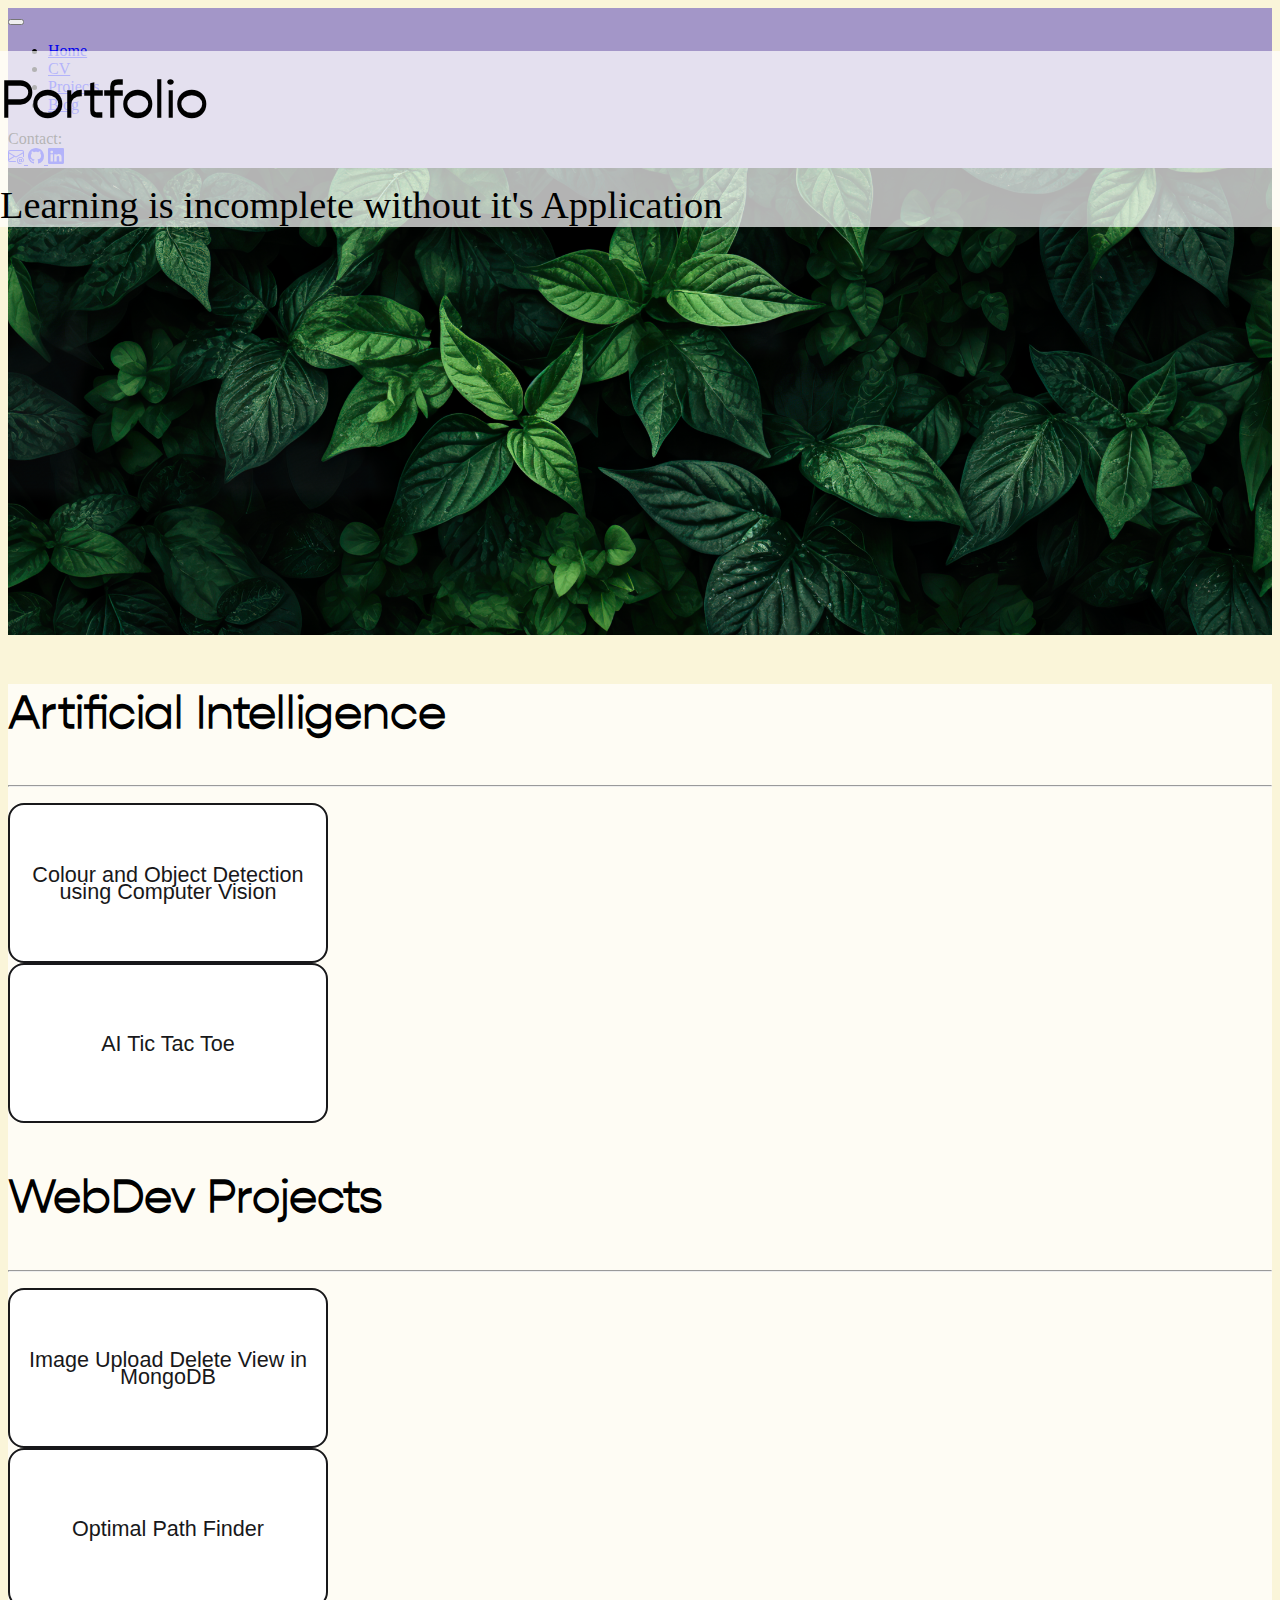
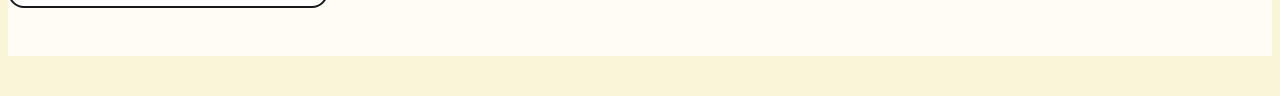
<file: project.html>
<!DOCTYPE html>
<html lang="en">
<head>
    <meta charset="UTF-8">
    <link href="https://cdn.jsdelivr.net/npm/bootstrap@5.3.1/dist/css/bootstrap.min.css" rel="stylesheet" integrity="sha384-4bw+/aepP/YC94hEpVNVgiZdgIC5+VKNBQNGCHeKRQN+PtmoHDEXuppvnDJzQIu9" crossorigin="anonymous">

    <meta name="viewport" content="width=device-width, initial-scale=1.0">
    <title>Naziya</title>
    <style>
        .header{
            padding-right: 0; 
            padding-left: 0;
        }
        .rowoverlay{
            position: absolute;
            top:0;
            left:0;
            z-index:1;
            bottom:0;
            right:0;
            height:100%;
        }
        @font-face {
            font-family: "Aloevera";
            src: url("/font/Gopher-Light.ttf");
        }

        .button-57 {
            border-radius: 1rem;
            width: 20rem;
            height: 10rem;
            position: relative;
            overflow: hidden;
            border: 2px solid #18181a;
            color: #18181a;
            display: inline-block;
            font-size: 2.4vh;
            line-height: 17px;
            padding: 9px 9px 9px;
            text-decoration: none;
            cursor: pointer;
            background: #fff;
            user-select: none;
            -webkit-user-select: none;
            touch-action: manipulation;
            }

            .button-57 span:first-child {
            position: relative;
            transition: color 600ms cubic-bezier(0.48, 0, 0.12, 1);
            z-index: 10;
            }

            .button-57 span:last-child {
            color: white;
            display: block;
            position: absolute;
            bottom: 0;
            transition: all 500ms cubic-bezier(0.48, 0, 0.12, 1);
            z-index: 100;
            opacity: 0;
            top: 35%;
            left: 50%;
            transform: translateY(225%) translateX(-50%);
            height: 19px;
            line-height: 16px;
            }

            .button-57:after {
            content: "";
            position: absolute;
            bottom: -50%;
            left: 0;
            width: 100%;
            height: 100%;
            background-color: black;
            transform-origin: bottom center;
            transition: transform 600ms cubic-bezier(0.48, 0, 0.12, 1);
            transform: skewY(9.3deg) scaleY(0);
            z-index: 50;
            }

            .button-57:hover:after {
            transform-origin: bottom center;
            transform: skewY(9.3deg) scaleY(2);
            }

            .button-57:hover span:last-child {
            transform: translateX(-50%) translateY(-100%);
            opacity: 1;
            transition: all 900ms cubic-bezier(0.48, 0, 0.12, 1);
            }
       
       
        
    </style>
</head>
<body  style="background-color: #faf5d9;">

    <div class="container-fluid">
    <!-- Navbar -->
        <nav class="navbar navbar-expand-lg navbar-light  fixed-top" style="background-color: #a396c8">
            <!-- Container wrapper -->
            <div class="container-fluid">
            <!-- Toggle button -->
            <button
                class="navbar-toggler"
                type="button"
                data-mdb-toggle="collapse"
                data-mdb-target="#navbarSupportedContent"
                aria-controls="navbarSupportedContent"
                aria-expanded="false"
                aria-label="Toggle navigation"
            >
                <i class="fas fa-bars"></i>
            </button>
        
            <!-- Collapsible wrapper -->
            <div class="collapse navbar-collapse" id="navbarSupportedContent">
                <!-- Navbar brand -->
                
                <!-- Left links -->
                <ul class="navbar-nav me-auto mb-2 mb-lg-0">
                <li class="nav-item">
                    <a class="nav-link" href="index.html">Home</a>
                </li>
                <li class="nav-item">
                    <a class="nav-link" href="https://drive.google.com/file/d/1Bdv_7IXRhrxUqO6Sh0ZeJpegFmcrJ5hI/view?usp=sharing">CV</a>
                </li>
                <li class="nav-item">
                    <a class="nav-link" href="project.html">Projects</a>
                </li>
                <li class="nav-item">
                    <a class="nav-link" href="https://medium.com/@naziyamahimkar13">Blog</a>
                </li>
                </ul>
                <!-- Left links -->
            </div>
            <!-- Collapsible wrapper -->
        
            <!-- Right elements -->
            <div class="d-flex align-items-center">
                <!-- Icon -->
                <div class="text-reset me-3">Contact:</div>
                <a class="text-reset me-3" href="mailto: naziyamahimkar13@gmail.com">
                    <svg xmlns="http://www.w3.org/2000/svg" width="16" height="16" fill="currentColor" class="bi bi-envelope-at" viewBox="0 0 16 16" >
                        <path d="M2 2a2 2 0 0 0-2 2v8.01A2 2 0 0 0 2 14h5.5a.5.5 0 0 0 0-1H2a1 1 0 0 1-.966-.741l5.64-3.471L8 9.583l7-4.2V8.5a.5.5 0 0 0 1 0V4a2 2 0 0 0-2-2H2Zm3.708 6.208L1 11.105V5.383l4.708 2.825ZM1 4.217V4a1 1 0 0 1 1-1h12a1 1 0 0 1 1 1v.217l-7 4.2-7-4.2Z"/>
                        <path d="M14.247 14.269c1.01 0 1.587-.857 1.587-2.025v-.21C15.834 10.43 14.64 9 12.52 9h-.035C10.42 9 9 10.36 9 12.432v.214C9 14.82 10.438 16 12.358 16h.044c.594 0 1.018-.074 1.237-.175v-.73c-.245.11-.673.18-1.18.18h-.044c-1.334 0-2.571-.788-2.571-2.655v-.157c0-1.657 1.058-2.724 2.64-2.724h.04c1.535 0 2.484 1.05 2.484 2.326v.118c0 .975-.324 1.39-.639 1.39-.232 0-.41-.148-.41-.42v-2.19h-.906v.569h-.03c-.084-.298-.368-.63-.954-.63-.778 0-1.259.555-1.259 1.4v.528c0 .892.49 1.434 1.26 1.434.471 0 .896-.227 1.014-.643h.043c.118.42.617.648 1.12.648Zm-2.453-1.588v-.227c0-.546.227-.791.573-.791.297 0 .572.192.572.708v.367c0 .573-.253.744-.564.744-.354 0-.581-.215-.581-.8Z"/>
                    </svg>
                </a>
                <a class="text-reset me-3" href="https://github.com/naziya-19">
                    <svg xmlns="http://www.w3.org/2000/svg" width="16" height="16" fill="currentColor" class="bi bi-github" viewBox="0 0 16 16">
                        <path d="M8 0C3.58 0 0 3.58 0 8c0 3.54 2.29 6.53 5.47 7.59.4.07.55-.17.55-.38 0-.19-.01-.82-.01-1.49-2.01.37-2.53-.49-2.69-.94-.09-.23-.48-.94-.82-1.13-.28-.15-.68-.52-.01-.53.63-.01 1.08.58 1.23.82.72 1.21 1.87.87 2.33.66.07-.52.28-.87.51-1.07-1.78-.2-3.64-.89-3.64-3.95 0-.87.31-1.59.82-2.15-.08-.2-.36-1.02.08-2.12 0 0 .67-.21 2.2.82.64-.18 1.32-.27 2-.27.68 0 1.36.09 2 .27 1.53-1.04 2.2-.82 2.2-.82.44 1.1.16 1.92.08 2.12.51.56.82 1.27.82 2.15 0 3.07-1.87 3.75-3.65 3.95.29.25.54.73.54 1.48 0 1.07-.01 1.93-.01 2.2 0 .21.15.46.55.38A8.012 8.012 0 0 0 16 8c0-4.42-3.58-8-8-8z"/>
                    </svg>
                </a>
                <a class="text-reset me-3" href="https://www.linkedin.com/in/naziya-mahimkar-29526122a/">
                    <svg xmlns="http://www.w3.org/2000/svg" width="16" height="16" fill="currentColor" class="bi bi-linkedin" viewBox="0 0 16 16">
                        <path d="M0 1.146C0 .513.526 0 1.175 0h13.65C15.474 0 16 .513 16 1.146v13.708c0 .633-.526 1.146-1.175 1.146H1.175C.526 16 0 15.487 0 14.854V1.146zm4.943 12.248V6.169H2.542v7.225h2.401zm-1.2-8.212c.837 0 1.358-.554 1.358-1.248-.015-.709-.52-1.248-1.342-1.248-.822 0-1.359.54-1.359 1.248 0 .694.521 1.248 1.327 1.248h.016zm4.908 8.212V9.359c0-.216.016-.432.08-.586.173-.431.568-.878 1.232-.878.869 0 1.216.662 1.216 1.634v3.865h2.401V9.25c0-2.22-1.184-3.252-2.764-3.252-1.274 0-1.845.7-2.165 1.193v.025h-.016a5.54 5.54 0 0 1 .016-.025V6.169h-2.4c.03.678 0 7.225 0 7.225h2.4z"/>
                    </svg>
                </a>
            <!-- Right elements -->
            </div>
            <!-- Container wrapper -->
        </nav>
        <!-- Navbar -->


        <div class="container-fluid header">
            <div class="row justify-content-md-center ">
                <div class="col-lg-10 d-flex justify-content-md-center col-sm-12">
                    <img src="images\desk-2.png" alt="deskstop" style="max-width: 100%; margin: auto;">
                </div>
            </div>
        </div>

        <div class="container-fluid rowoverlay header ">
            <div class="row justify-content-md-center me-auto ms-auto p-1 rounded header d-flex flex-row" style="background-color: #fff;
            background-color: rgba(255,255,255,0.7); ">
                <div class="col-sm-7 col-xs-7 p-3 m-4 d-flex">
                    <div class="text-start " >
                        <p  style="font-family:'Aloevera';  font-size: 4vw; font-weight: 600; padding-top: 1rem;">
                            Portfolio <br><p style="font-size: 3vw;">
                            Learning is incomplete without it's Application
                        </p>
                        </p>
                    </div>
                </div>
            </div>
        </div>

        <div class="container header" style="padding-bottom: 2rem;">
            <div class="container justify-content-md-center me-auto ms-auto p-1 rounded header " style="background-color: #fff;
            background-color: rgba(255,255,255,0.7);">

                <div class="row p-5 ">
                    <div class="text-start p-4 ">
                        <p  style="font-family:'Aloevera';  font-size: 3.5vw; font-weight: 600;">
                            Artificial Intelligence<br><hr> 
                        </p>
                        <div class="container">
                            <div class="row justify-content-md-start">
                                <div class="col-lg-4 col-md-6 col-sm-12 justify-content-center ">
                                    <a href="https://github.com/naziya-19/Colour-and-Object-Detection">
                                        <button class="button-57" role="button"><span class="text">Colour and Object Detection using Computer Vision</span><span>"AI-powered program identifying colors and common objects in images and real time"</span></button>
                                    </a>
                                </div>
                                <div class="col-lg-4 col-md-6 col-sm-12 justify-content-center ">
                                    <a href="https://github.com/naziya-19/AI-Tic-Tac-Toe">
                                        <button class="button-57" role="button"><span class="text">AI Tic Tac Toe</span><span>"AI in Tic Tac Toe Game using Minimax Algorithm"</span></button>
                                    </a>
                                </div>
                                
                            </div>
                            
                        </div>
                    </div>
                </div>

                <div class="row px-5 " style="padding-bottom: 3rem;">
                    <div class="text-start px-4 ">
                        <p  style="font-family:'Aloevera';  font-size: 3.5vw; font-weight: 600;">
                            WebDev Projects<br><hr> 
                        </p>
                        <div class="container">
                            <div class="row justify-content-md-start">
                                <div class="col-lg-4 col-md-6 col-sm-12 justify-content-md-center">
                                    <a href="https://github.com/naziya-19/image-upload-delete-view-in-mongon">
                                        <button class="button-57" role="button"><span class="text">Image Upload Delete View in MongoDB</span><span>"A file upload, delete and view app using MongoDB, Express, nodeJS"</span></button>
                                    </a>
                                </div>
                                <div class="col-lg-4 col-md-6 col-sm-12 justify-content-md-center">
                                    <a href="https://github.com/naziya-19/optimal-path-finder">
                                        <button class="button-57" role="button"><span class="text">Optimal Path Finder</span><span>"Uses Travelling Salesman Problem Algorithm to give optimal path for last mile dilivery and various purpose."</span></button>
                                    </a>
                                </div>
                                
                            </div>
                            
                        </div>
                    </div>
                </div>

            </div>
        
        </div>
    </div>
    
    <script src="https://cdn.jsdelivr.net/npm/bootstrap@5.3.1/dist/js/bootstrap.bundle.min.js" integrity="sha384-HwwvtgBNo3bZJJLYd8oVXjrBZt8cqVSpeBNS5n7C8IVInixGAoxmnlMuBnhbgrkm" crossorigin="anonymous"></script>
</body>
</html>
</file>
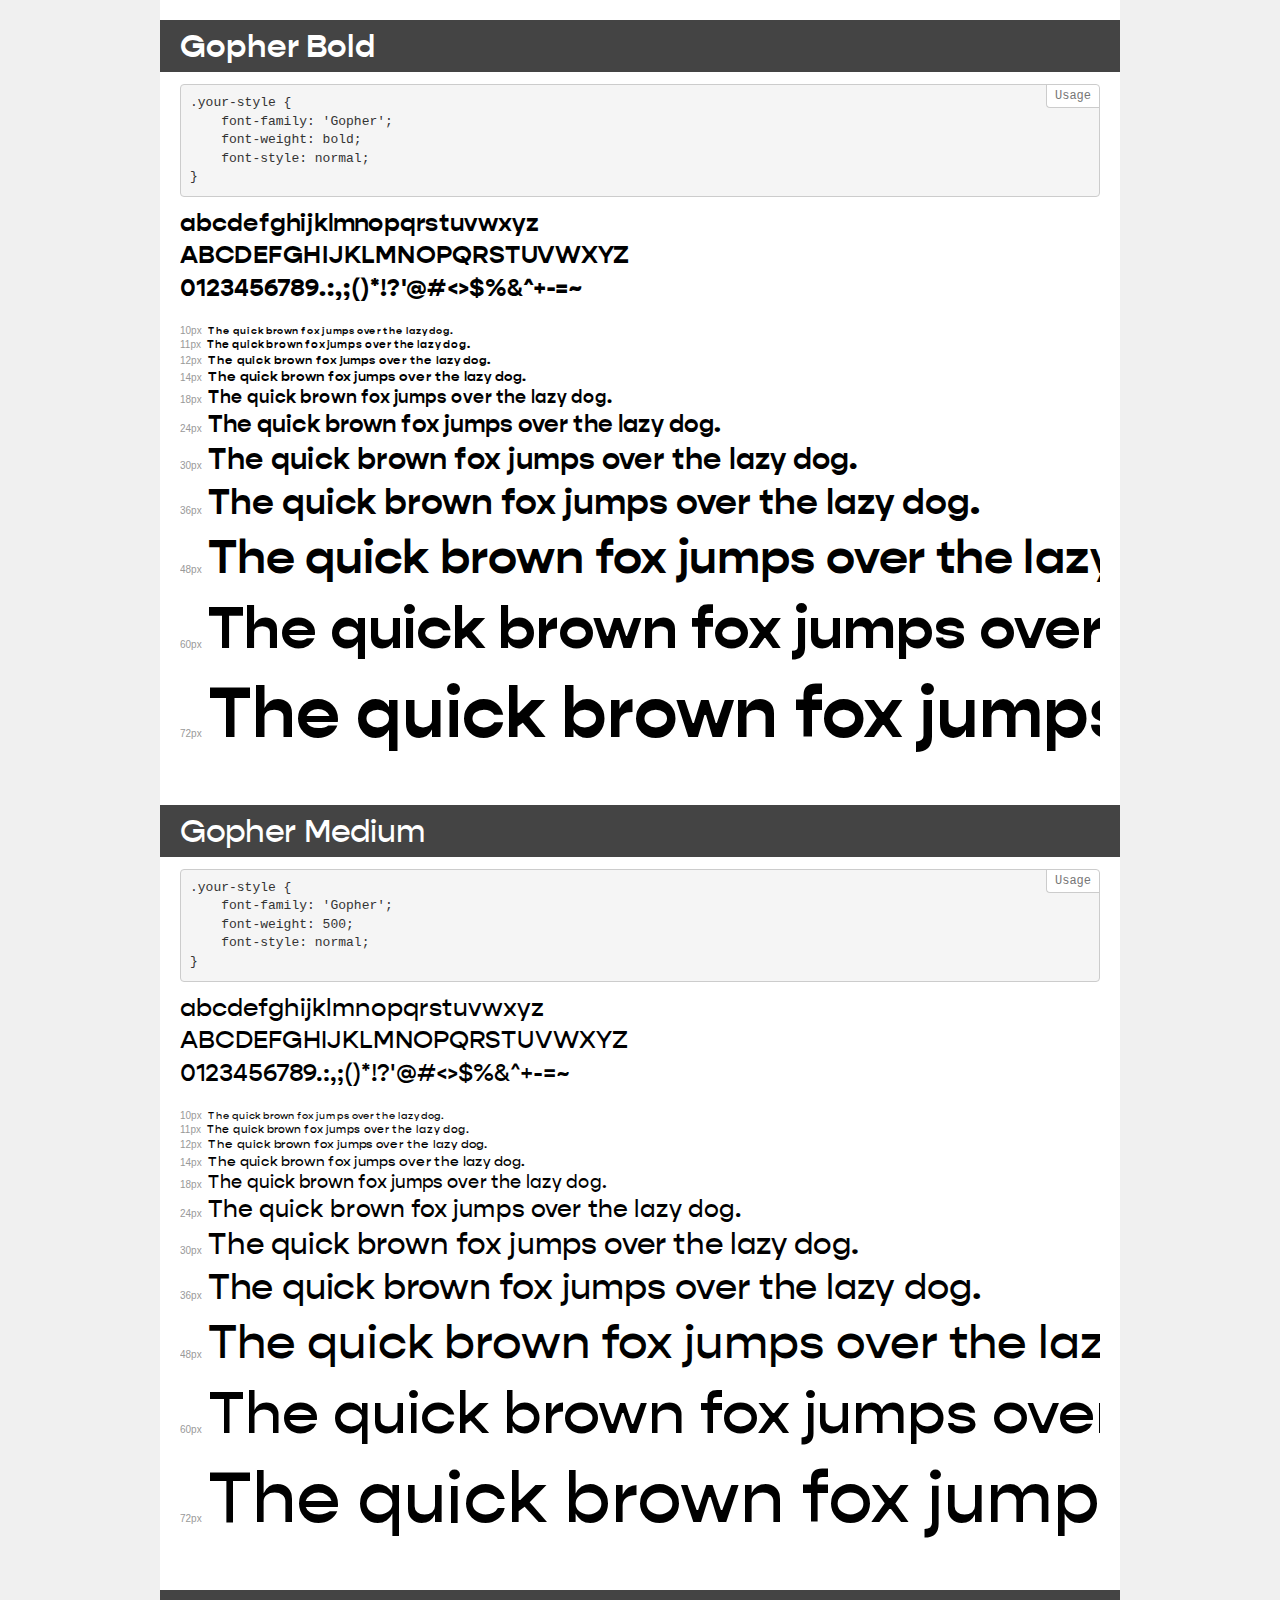
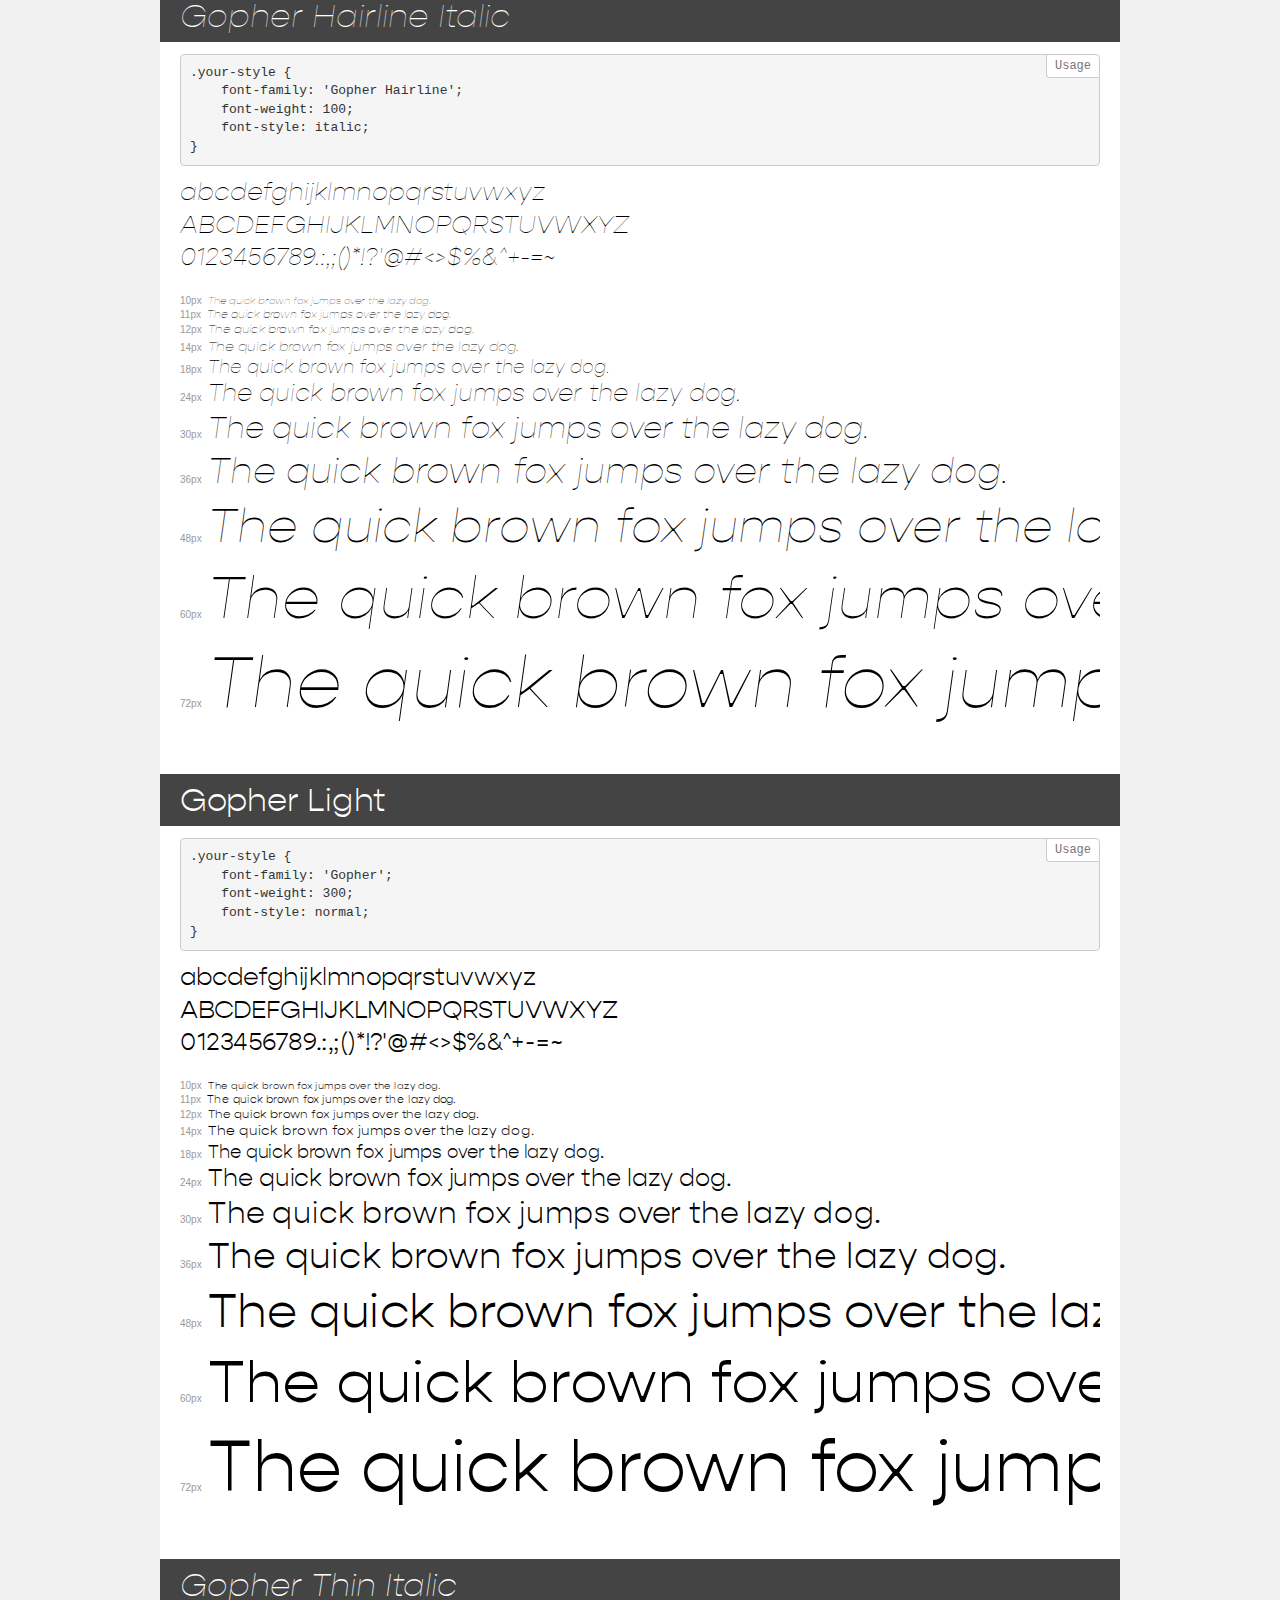
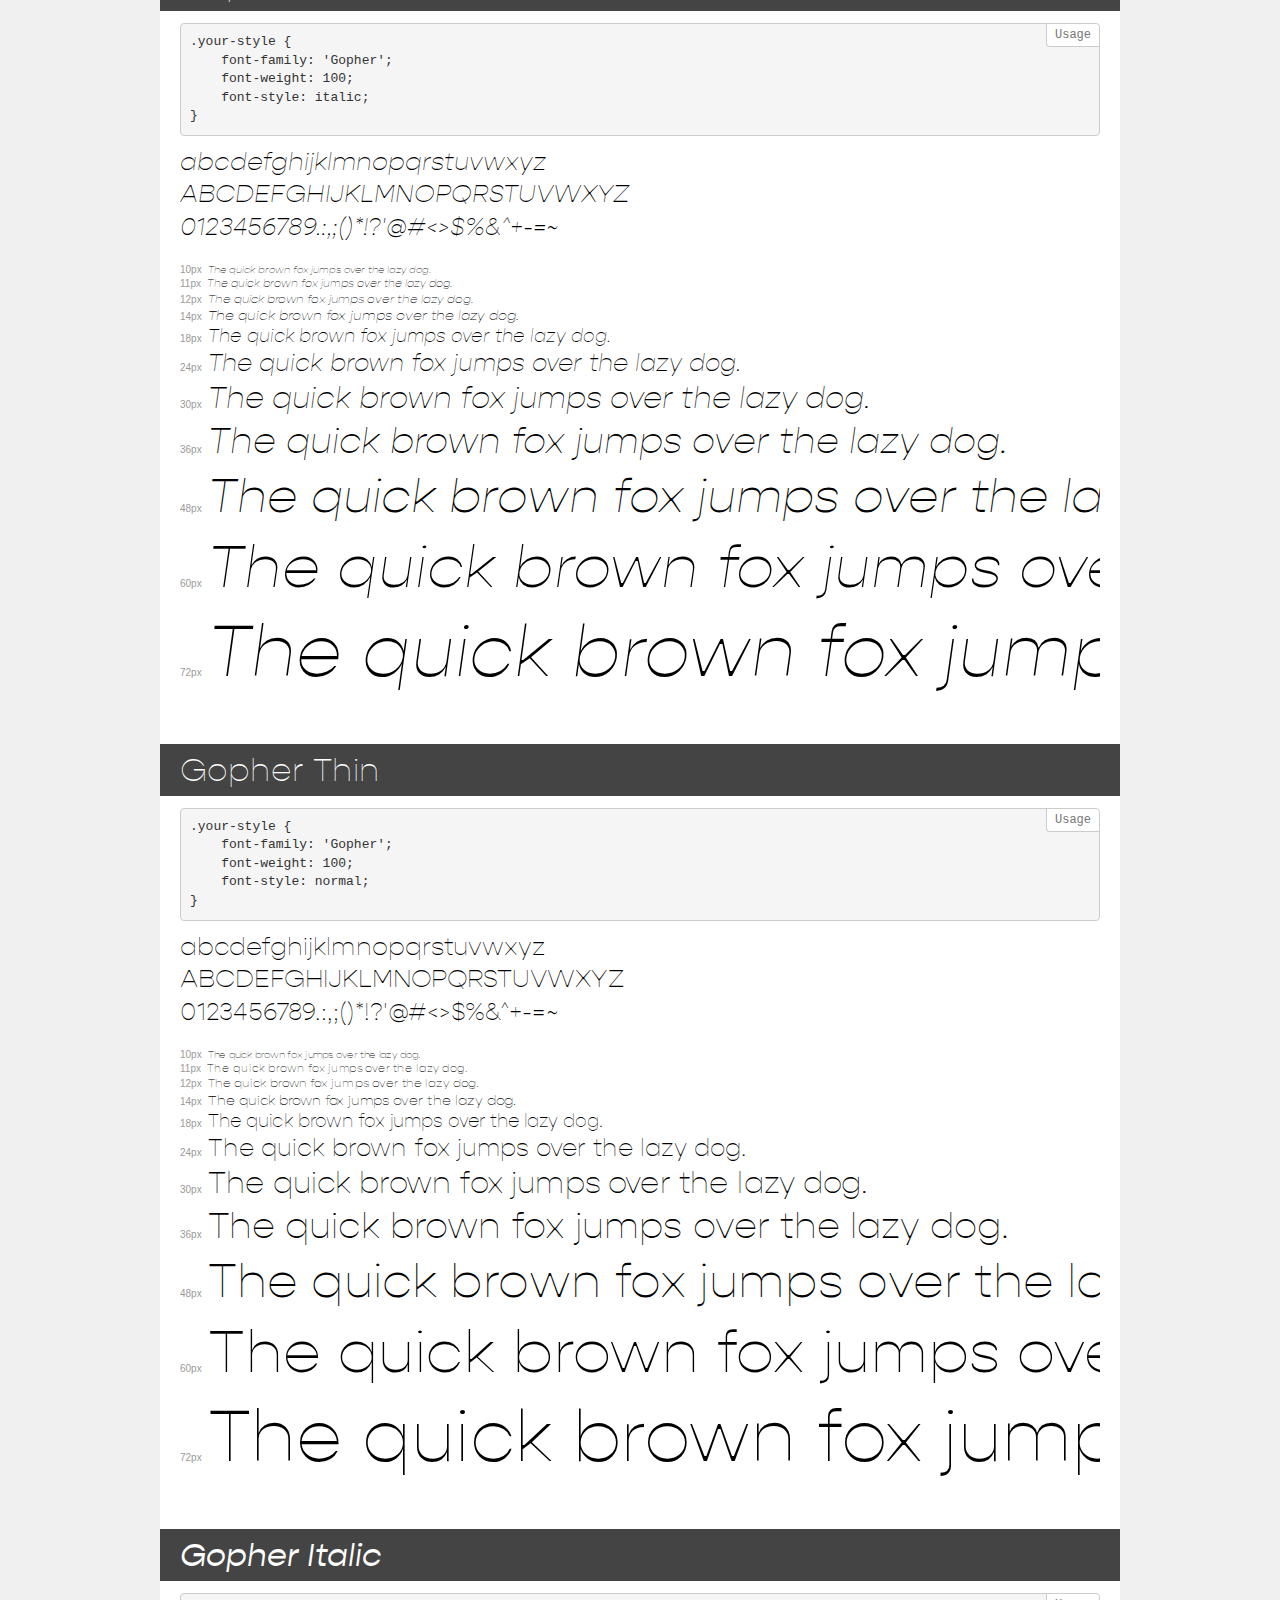
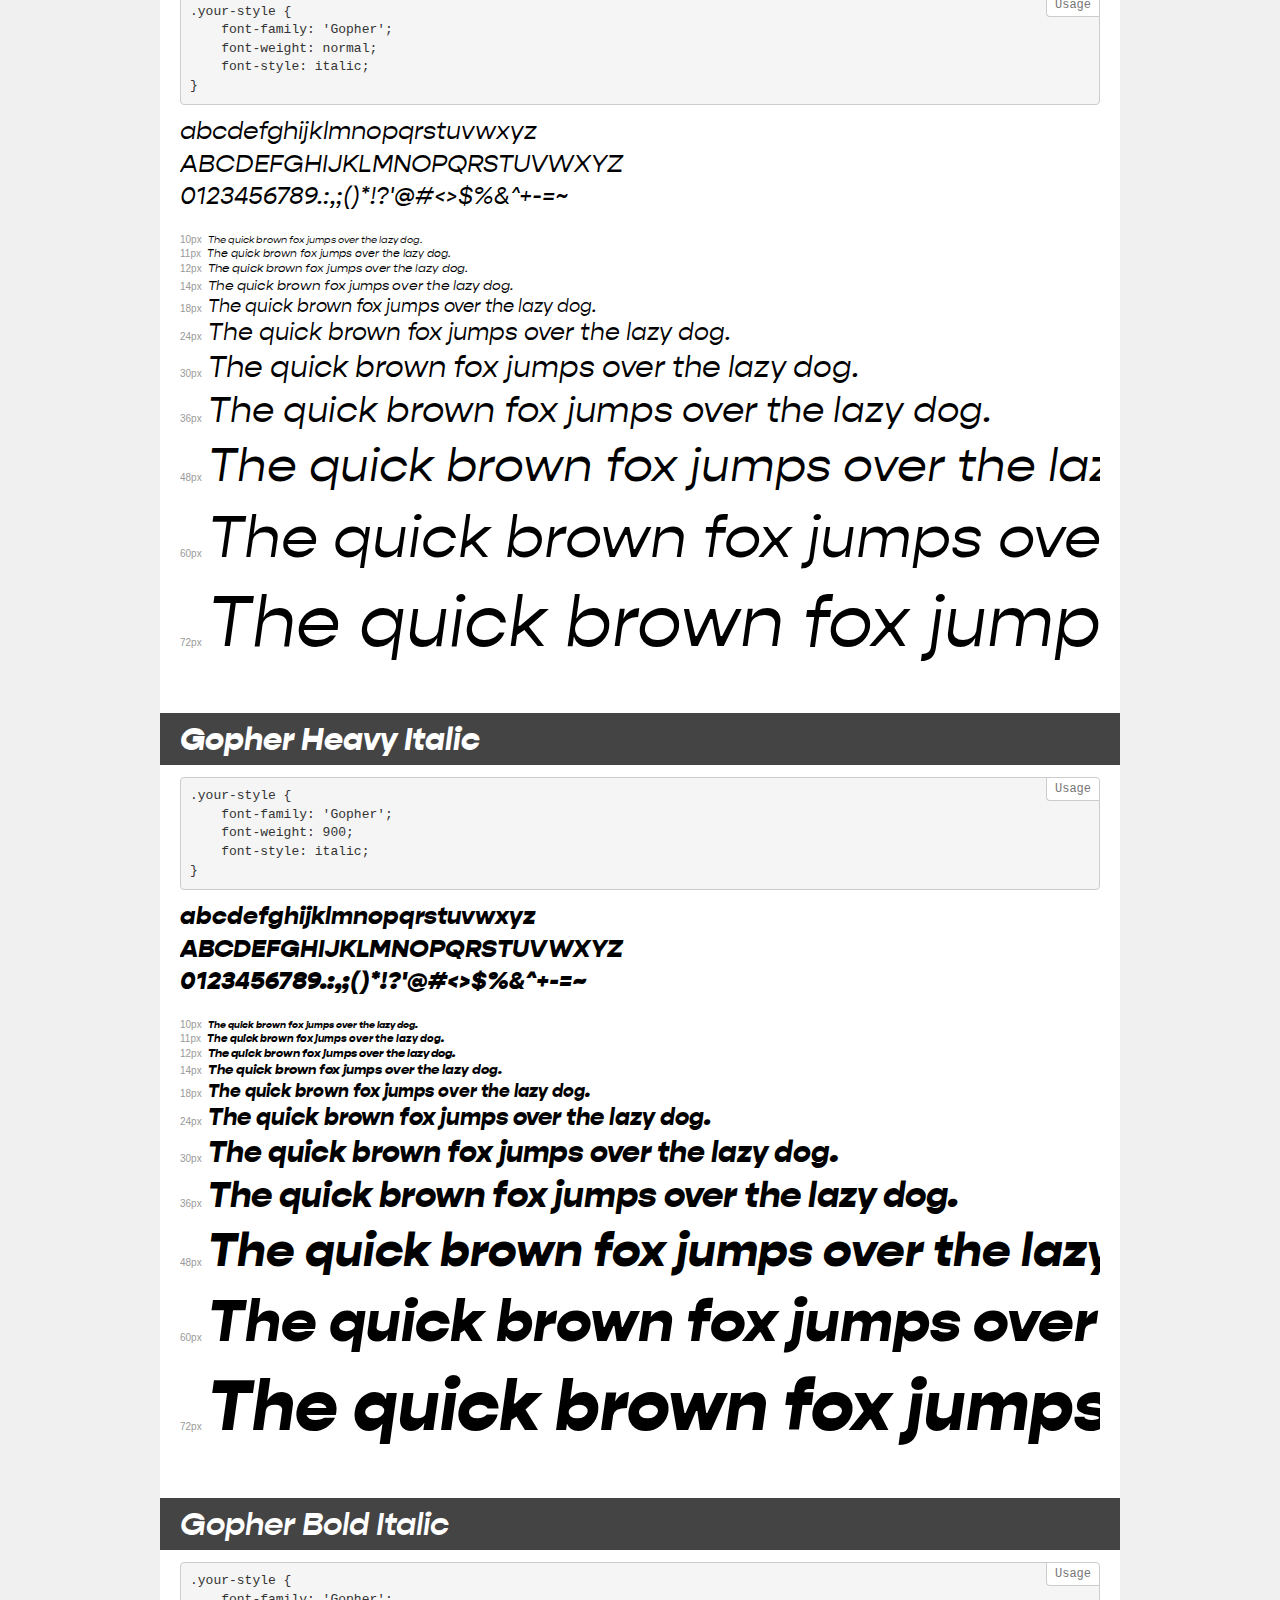
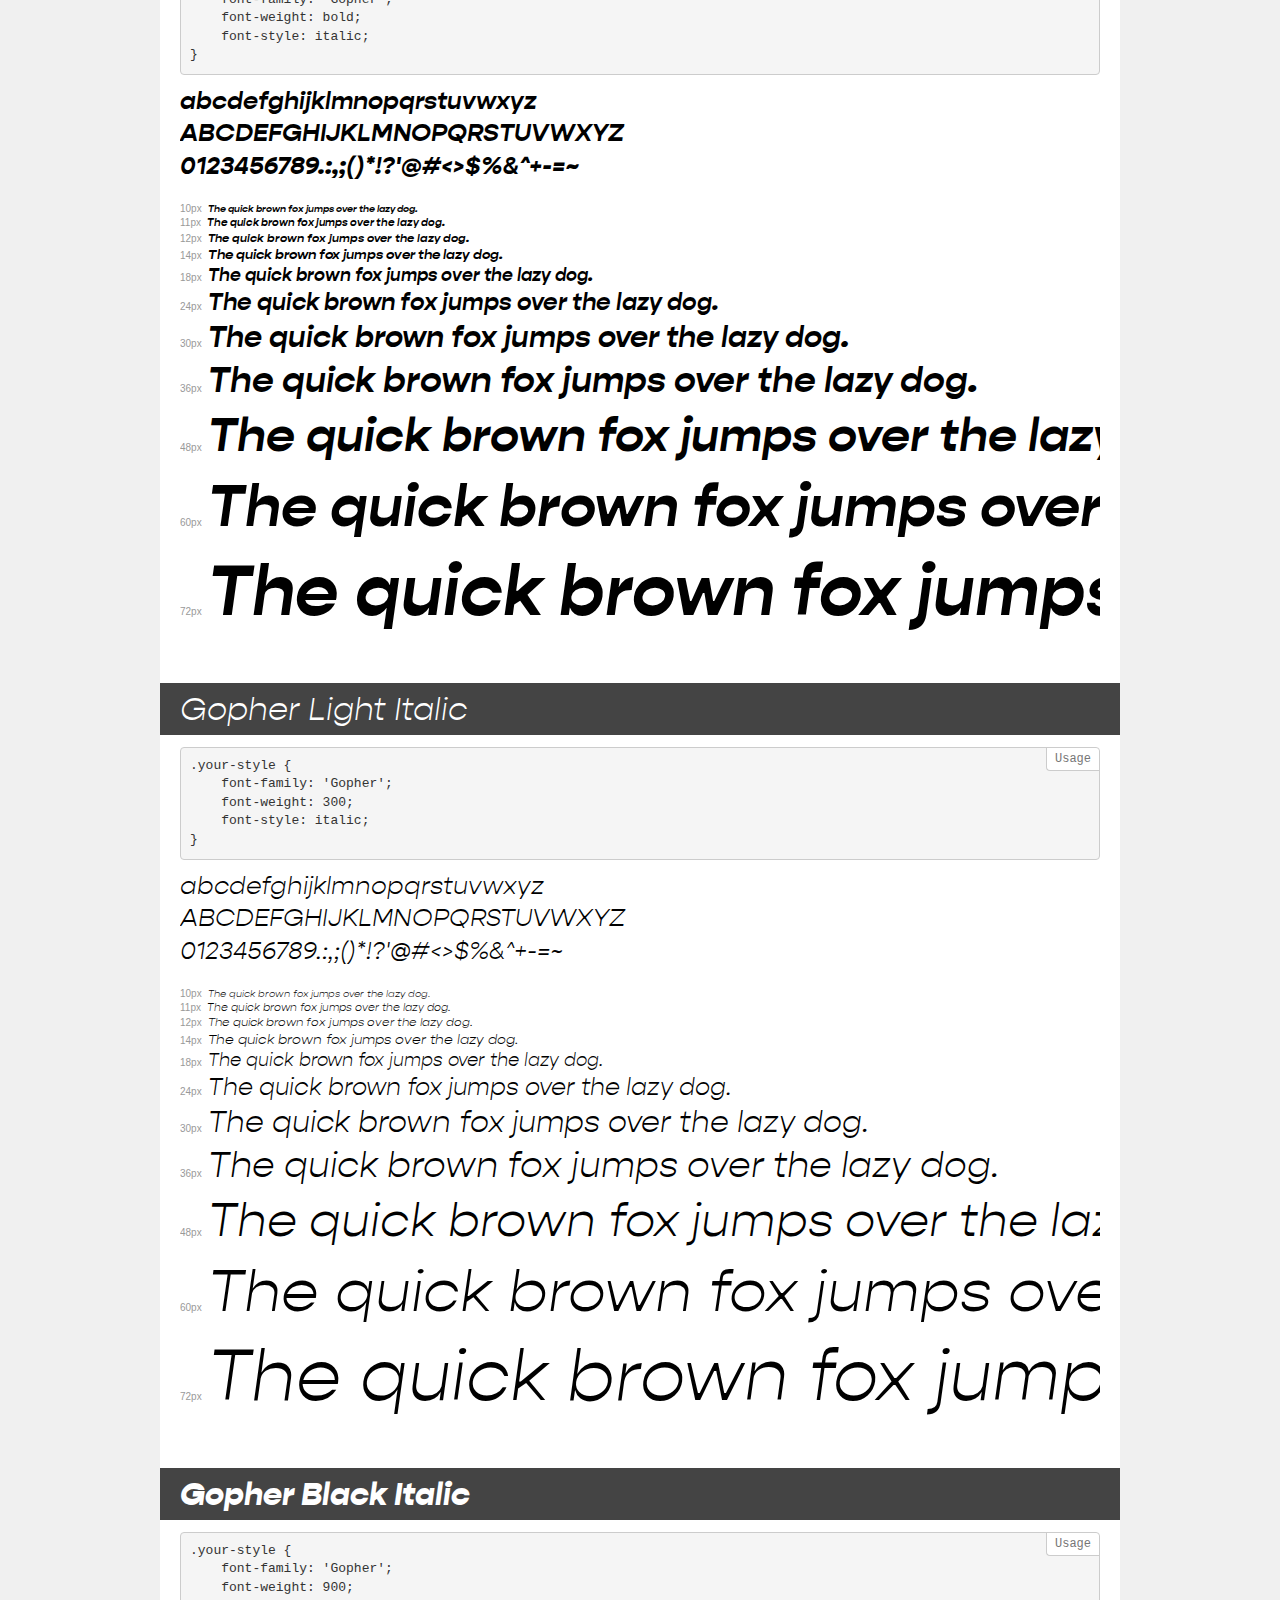
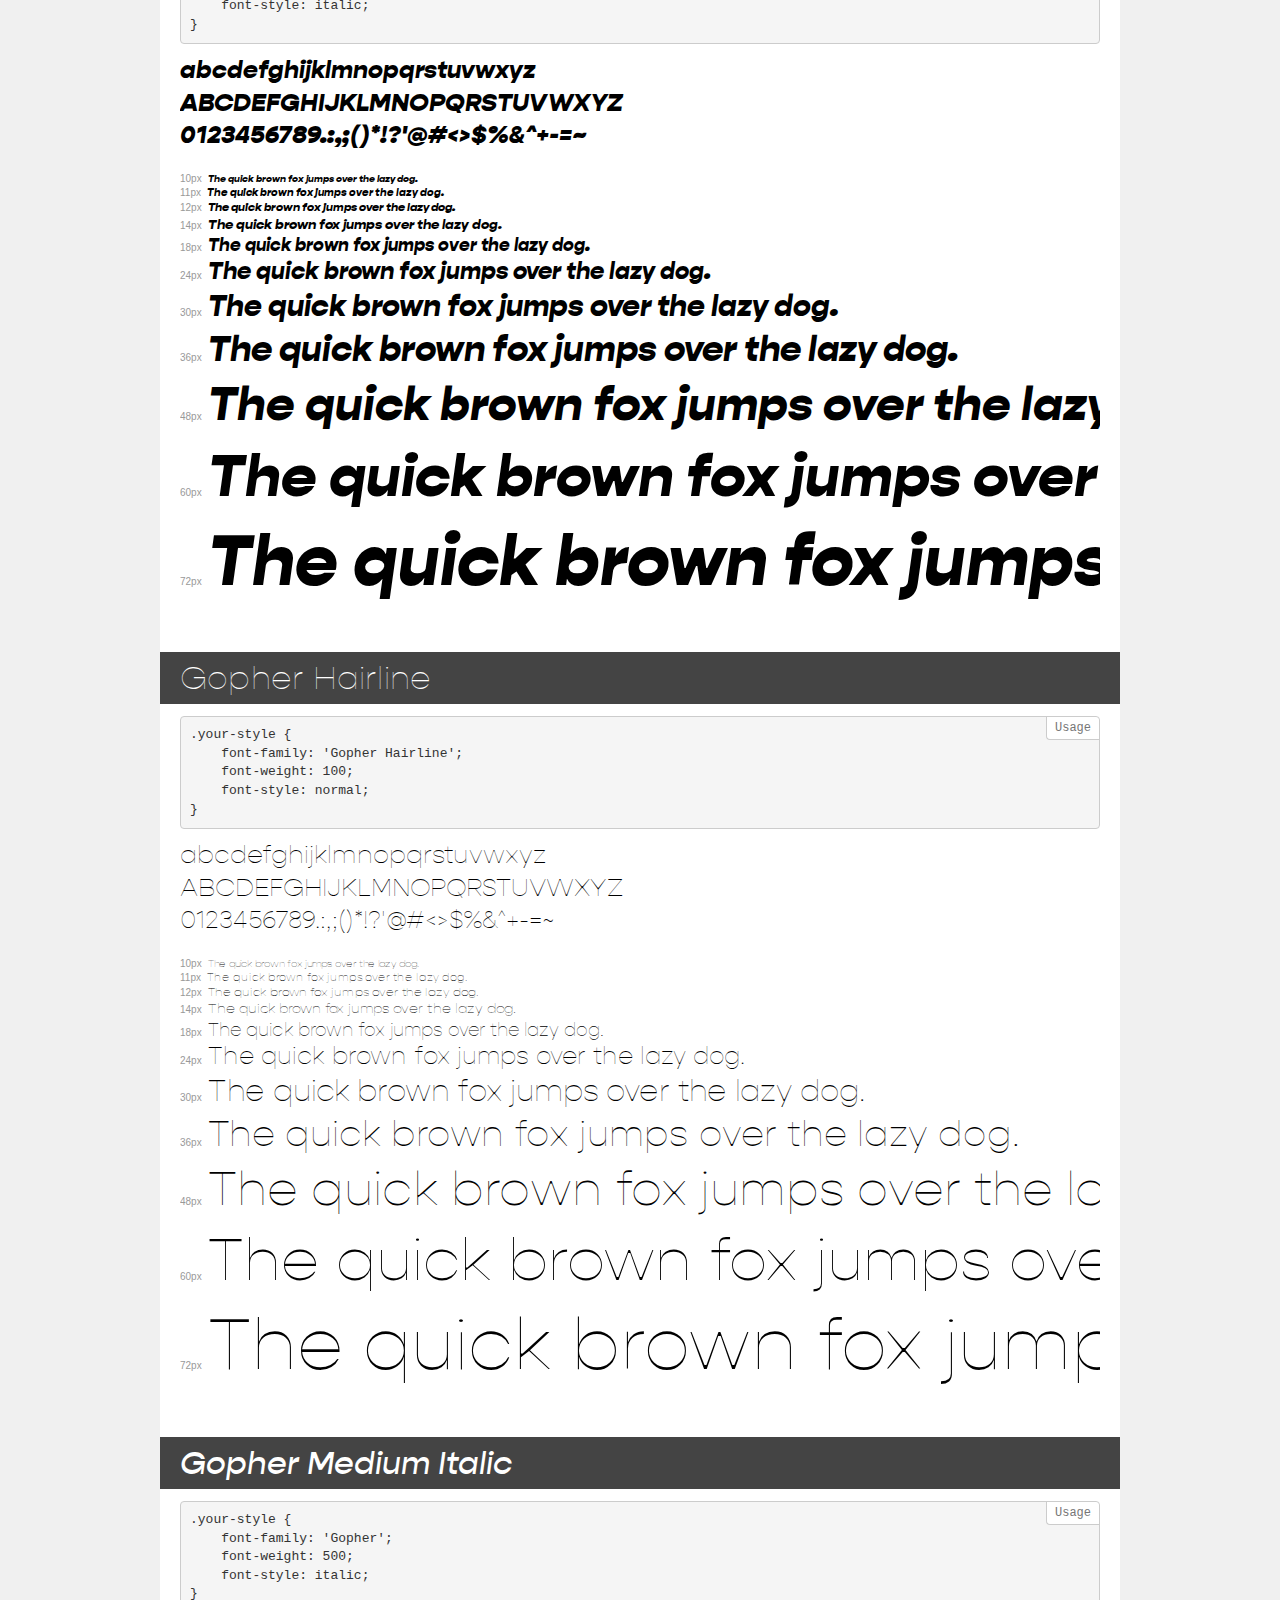
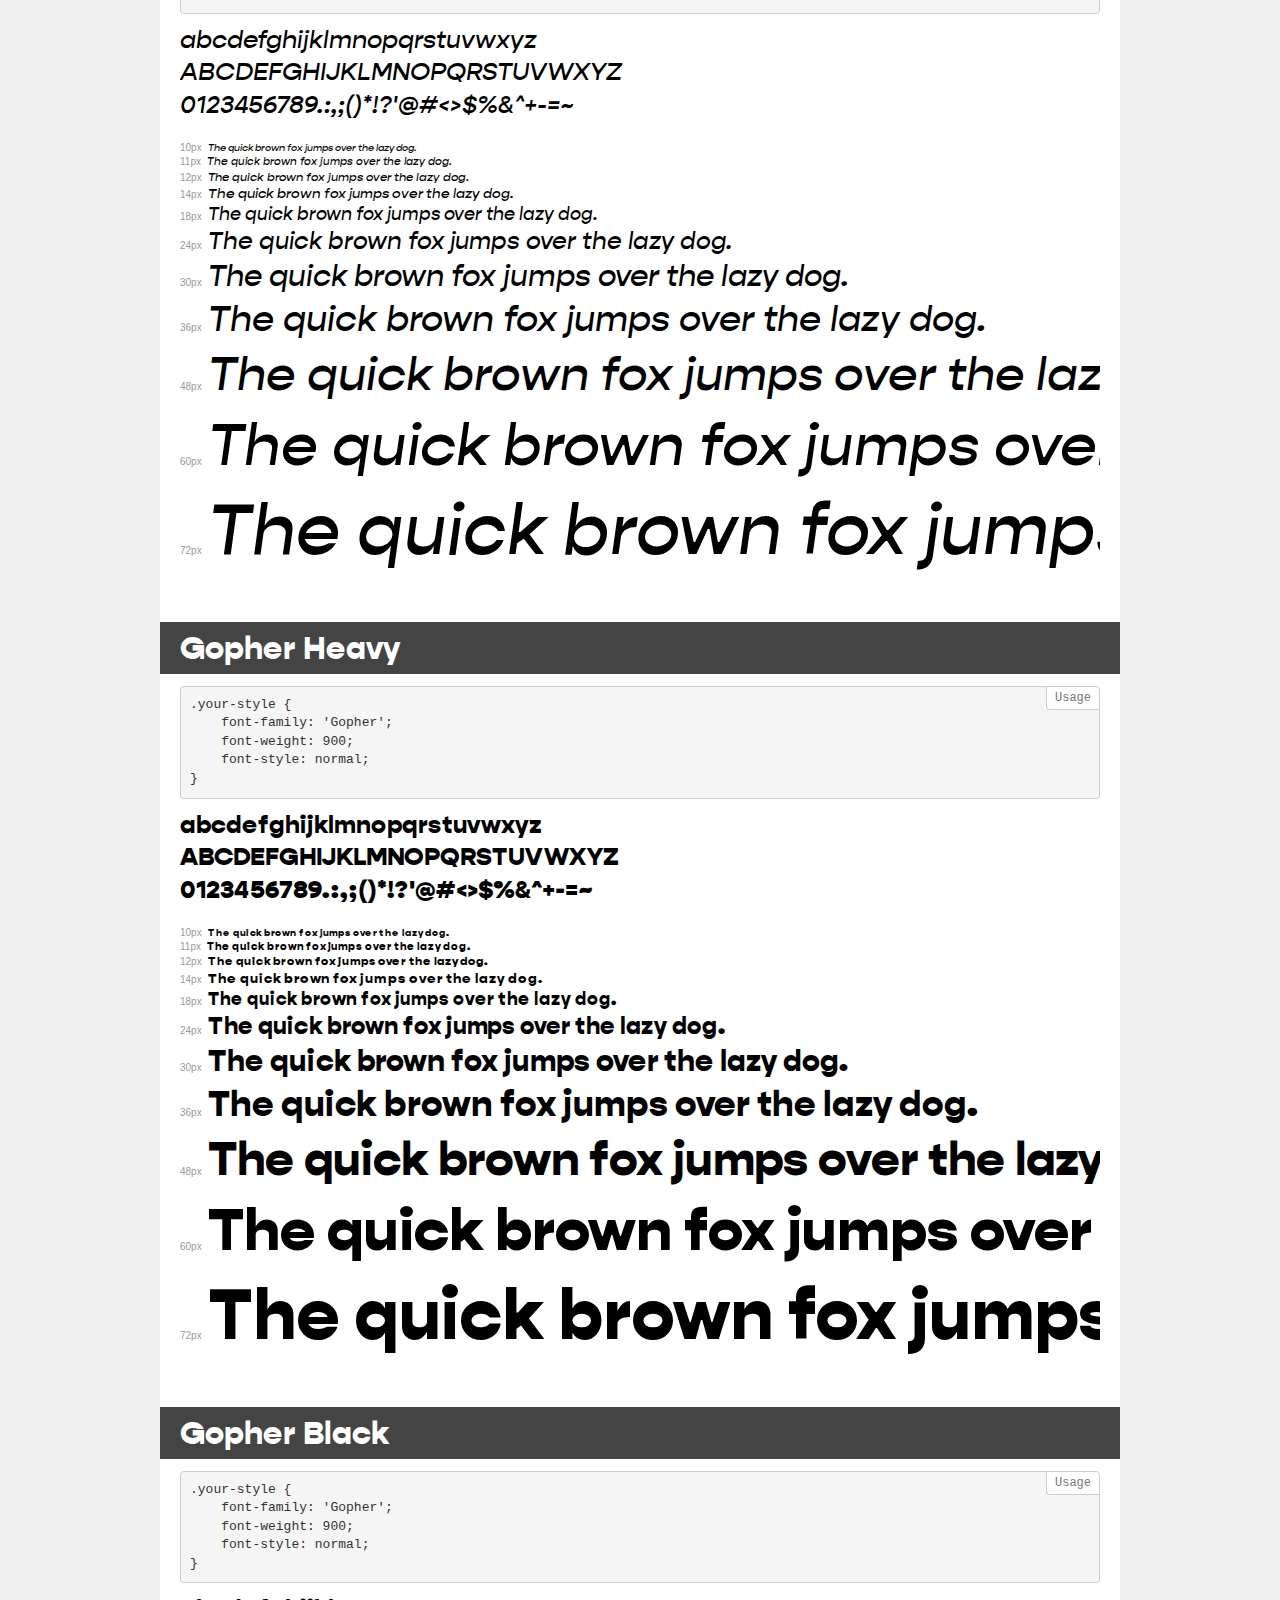
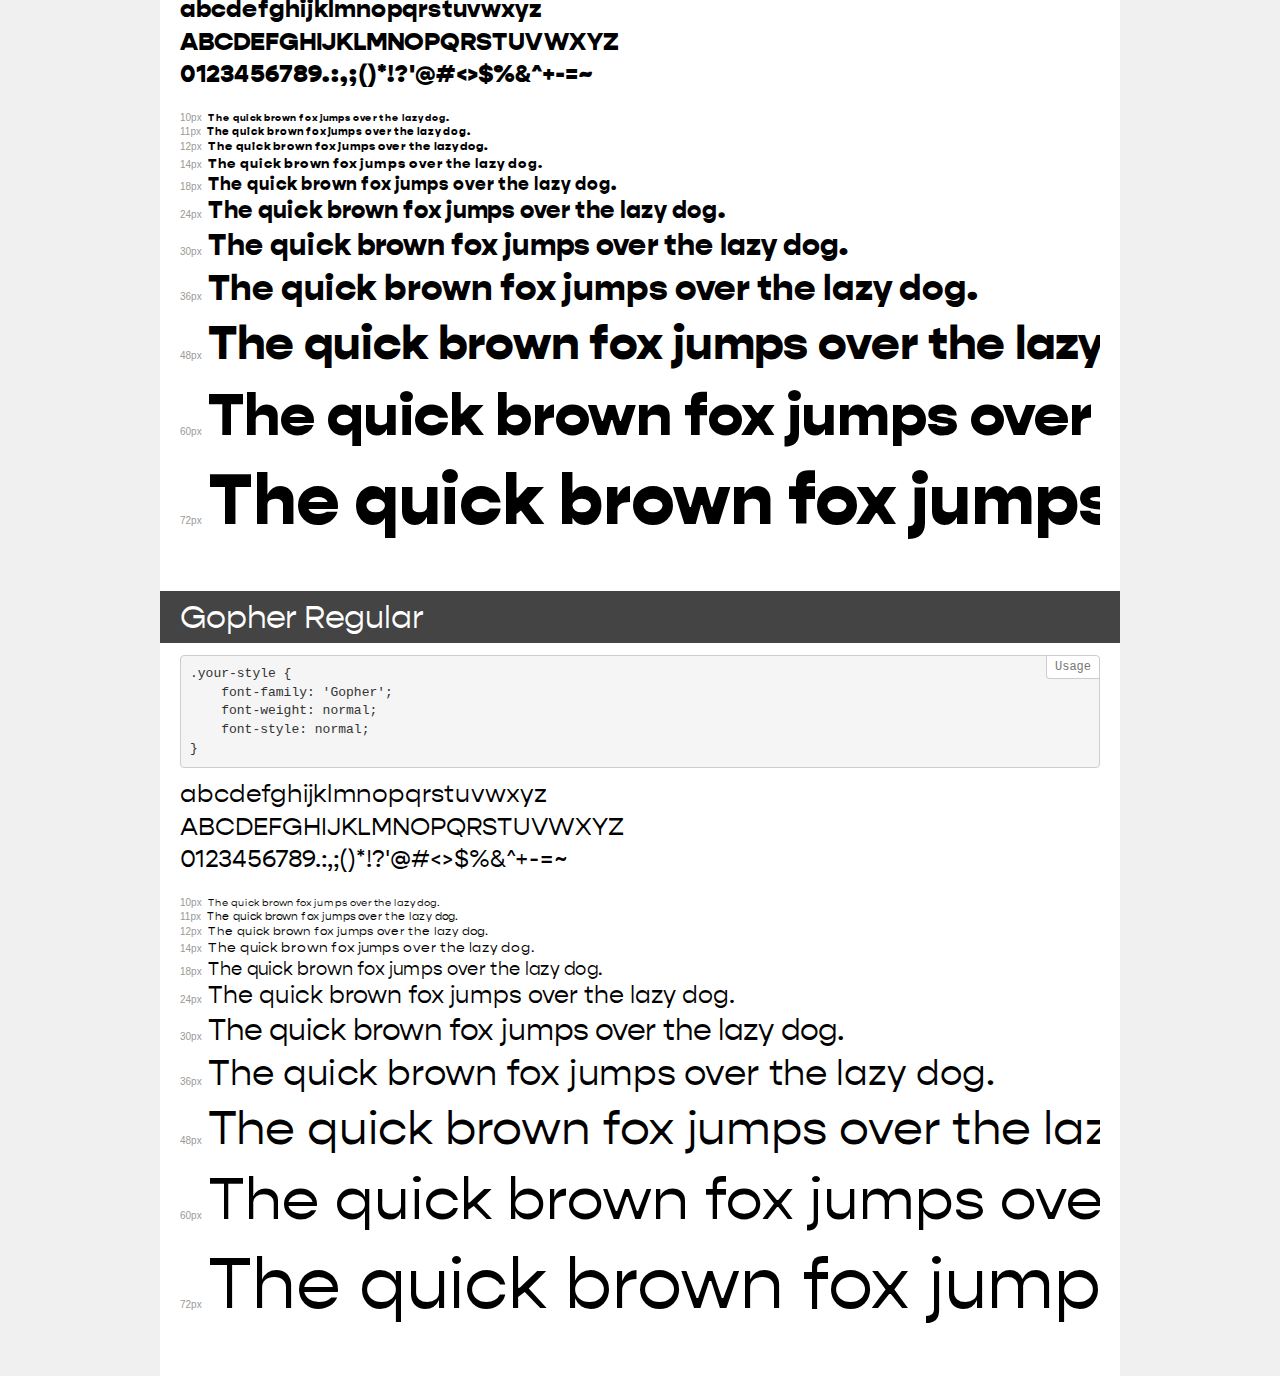
<file: font/demo.html>
<!DOCTYPE html>
<html lang="en">
<head>
    <meta charset="utf-8">
    <meta http-equiv="X-UA-Compatible" content="IE=edge">
    <meta name="viewport" content="width=device-width, initial-scale=1">
    <meta name="robots" content="noindex, noarchive">
    <meta name="format-detection" content="telephone=no">
    <title>Transfonter demo</title>
    <link href="stylesheet.css" rel="stylesheet">
    <style>
        /*
        http://meyerweb.com/eric/tools/css/reset/
        v2.0 | 20110126
        License: none (public domain)
        */
        html, body, div, span, applet, object, iframe,
        h1, h2, h3, h4, h5, h6, p, blockquote, pre,
        a, abbr, acronym, address, big, cite, code,
        del, dfn, em, img, ins, kbd, q, s, samp,
        small, strike, strong, sub, sup, tt, var,
        b, u, i, center,
        dl, dt, dd, ol, ul, li,
        fieldset, form, label, legend,
        table, caption, tbody, tfoot, thead, tr, th, td,
        article, aside, canvas, details, embed,
        figure, figcaption, footer, header, hgroup,
        menu, nav, output, ruby, section, summary,
        time, mark, audio, video {
            margin: 0;
            padding: 0;
            border: 0;
            font-size: 100%;
            font: inherit;
            vertical-align: baseline;
        }
        /* HTML5 display-role reset for older browsers */
        article, aside, details, figcaption, figure,
        footer, header, hgroup, menu, nav, section {
            display: block;
        }
        body {
            line-height: 1;
        }
        ol, ul {
            list-style: none;
        }
        blockquote, q {
            quotes: none;
        }
        blockquote:before, blockquote:after,
        q:before, q:after {
            content: '';
            content: none;
        }
        table {
            border-collapse: collapse;
            border-spacing: 0;
        }
        /* demo styles */
        body {
            background: #f0f0f0;
            color: #000;
        }
        .page {
            background: #fff;
            width: 920px;
            margin: 0 auto;
            padding: 20px 20px 0 20px;
            overflow: hidden;
        }
        .font-container {
            overflow-x: auto;
            overflow-y: hidden;
            margin-bottom: 40px;
            line-height: 1.3;
            white-space: nowrap;
            padding-bottom: 5px;
        }
        h1 {
            position: relative;
            background: #444;
            font-size: 32px;
            color: #fff;
            padding: 10px 20px;
            margin: 0 -20px 12px -20px;
        }
        .letters {
            font-size: 25px;
            margin-bottom: 20px;
        }
        .s10:before {
            content: '10px';
        }
        .s11:before {
            content: '11px';
        }
        .s12:before {
            content: '12px';
        }
        .s14:before {
            content: '14px';
        }
        .s18:before {
            content: '18px';
        }
        .s24:before {
            content: '24px';
        }
        .s30:before {
            content: '30px';
        }
        .s36:before {
            content: '36px';
        }
        .s48:before {
            content: '48px';
        }
        .s60:before {
            content: '60px';
        }
        .s72:before {
            content: '72px';
        }
        .s10:before, .s11:before, .s12:before, .s14:before,
        .s18:before, .s24:before, .s30:before, .s36:before,
        .s48:before, .s60:before, .s72:before {
            font-family: Arial, sans-serif;
            font-size: 10px;
            font-weight: normal;
            font-style: normal;
            color: #999;
            padding-right: 6px;
        }
        pre {
            display: block;
            position: relative;
            padding: 9px;
            margin: 0 0 10px;
            font-family: Monaco, Menlo, Consolas, "Courier New", monospace;
            font-size: 13px;
            line-height: 1.428571429;
            color: #333;
            font-weight: normal;
            font-style: normal;
            background-color: #f5f5f5;
            border: 1px solid #ccc;
            overflow-x: auto;
            border-radius: 4px;
        }
        pre:after {
            display: block;
            position: absolute;
            right: 0;
            top: 0;
            content: 'Usage';
            line-height: 1;
            padding: 5px 8px;
            font-size: 12px;
            color: #767676;
            background-color: #fff;
            border: 1px solid #ccc;
            border-right: none;
            border-top: none;
            border-radius: 0 4px 0 4px;
            z-index: 10;
        }
        /* responsive */
        @media (max-width: 959px) {
            .page {
                width: auto;
                margin: 0;
            }
        }
    </style>
</head>
<body>
<div class="page">
    <div class="demo">
        <h1 style="font-family: 'Gopher'; font-weight: bold; font-style: normal;">Gopher Bold</h1>
        <pre>.your-style {
    font-family: 'Gopher';
    font-weight: bold;
    font-style: normal;
}</pre>
        <div class="font-container" style="font-family: 'Gopher'; font-weight: bold; font-style: normal;">
            <p class="letters">
                abcdefghijklmnopqrstuvwxyz<br>
ABCDEFGHIJKLMNOPQRSTUVWXYZ<br>
                0123456789.:,;()*!?'@#<>$%&^+-=~
            </p>
            <p class="s10" style="font-size: 10px;">The quick brown fox jumps over the lazy dog.</p>
            <p class="s11" style="font-size: 11px;">The quick brown fox jumps over the lazy dog.</p>
            <p class="s12" style="font-size: 12px;">The quick brown fox jumps over the lazy dog.</p>
            <p class="s14" style="font-size: 14px;">The quick brown fox jumps over the lazy dog.</p>
            <p class="s18" style="font-size: 18px;">The quick brown fox jumps over the lazy dog.</p>
            <p class="s24" style="font-size: 24px;">The quick brown fox jumps over the lazy dog.</p>
            <p class="s30" style="font-size: 30px;">The quick brown fox jumps over the lazy dog.</p>
            <p class="s36" style="font-size: 36px;">The quick brown fox jumps over the lazy dog.</p>
            <p class="s48" style="font-size: 48px;">The quick brown fox jumps over the lazy dog.</p>
            <p class="s60" style="font-size: 60px;">The quick brown fox jumps over the lazy dog.</p>
            <p class="s72" style="font-size: 72px;">The quick brown fox jumps over the lazy dog.</p>
        </div>
    </div>
    <div class="demo">
        <h1 style="font-family: 'Gopher'; font-weight: 500; font-style: normal;">Gopher Medium</h1>
        <pre>.your-style {
    font-family: 'Gopher';
    font-weight: 500;
    font-style: normal;
}</pre>
        <div class="font-container" style="font-family: 'Gopher'; font-weight: 500; font-style: normal;">
            <p class="letters">
                abcdefghijklmnopqrstuvwxyz<br>
ABCDEFGHIJKLMNOPQRSTUVWXYZ<br>
                0123456789.:,;()*!?'@#<>$%&^+-=~
            </p>
            <p class="s10" style="font-size: 10px;">The quick brown fox jumps over the lazy dog.</p>
            <p class="s11" style="font-size: 11px;">The quick brown fox jumps over the lazy dog.</p>
            <p class="s12" style="font-size: 12px;">The quick brown fox jumps over the lazy dog.</p>
            <p class="s14" style="font-size: 14px;">The quick brown fox jumps over the lazy dog.</p>
            <p class="s18" style="font-size: 18px;">The quick brown fox jumps over the lazy dog.</p>
            <p class="s24" style="font-size: 24px;">The quick brown fox jumps over the lazy dog.</p>
            <p class="s30" style="font-size: 30px;">The quick brown fox jumps over the lazy dog.</p>
            <p class="s36" style="font-size: 36px;">The quick brown fox jumps over the lazy dog.</p>
            <p class="s48" style="font-size: 48px;">The quick brown fox jumps over the lazy dog.</p>
            <p class="s60" style="font-size: 60px;">The quick brown fox jumps over the lazy dog.</p>
            <p class="s72" style="font-size: 72px;">The quick brown fox jumps over the lazy dog.</p>
        </div>
    </div>
    <div class="demo">
        <h1 style="font-family: 'Gopher Hairline'; font-weight: 100; font-style: italic;">Gopher Hairline Italic</h1>
        <pre>.your-style {
    font-family: 'Gopher Hairline';
    font-weight: 100;
    font-style: italic;
}</pre>
        <div class="font-container" style="font-family: 'Gopher Hairline'; font-weight: 100; font-style: italic;">
            <p class="letters">
                abcdefghijklmnopqrstuvwxyz<br>
ABCDEFGHIJKLMNOPQRSTUVWXYZ<br>
                0123456789.:,;()*!?'@#<>$%&^+-=~
            </p>
            <p class="s10" style="font-size: 10px;">The quick brown fox jumps over the lazy dog.</p>
            <p class="s11" style="font-size: 11px;">The quick brown fox jumps over the lazy dog.</p>
            <p class="s12" style="font-size: 12px;">The quick brown fox jumps over the lazy dog.</p>
            <p class="s14" style="font-size: 14px;">The quick brown fox jumps over the lazy dog.</p>
            <p class="s18" style="font-size: 18px;">The quick brown fox jumps over the lazy dog.</p>
            <p class="s24" style="font-size: 24px;">The quick brown fox jumps over the lazy dog.</p>
            <p class="s30" style="font-size: 30px;">The quick brown fox jumps over the lazy dog.</p>
            <p class="s36" style="font-size: 36px;">The quick brown fox jumps over the lazy dog.</p>
            <p class="s48" style="font-size: 48px;">The quick brown fox jumps over the lazy dog.</p>
            <p class="s60" style="font-size: 60px;">The quick brown fox jumps over the lazy dog.</p>
            <p class="s72" style="font-size: 72px;">The quick brown fox jumps over the lazy dog.</p>
        </div>
    </div>
    <div class="demo">
        <h1 style="font-family: 'Gopher'; font-weight: 300; font-style: normal;">Gopher Light</h1>
        <pre>.your-style {
    font-family: 'Gopher';
    font-weight: 300;
    font-style: normal;
}</pre>
        <div class="font-container" style="font-family: 'Gopher'; font-weight: 300; font-style: normal;">
            <p class="letters">
                abcdefghijklmnopqrstuvwxyz<br>
ABCDEFGHIJKLMNOPQRSTUVWXYZ<br>
                0123456789.:,;()*!?'@#<>$%&^+-=~
            </p>
            <p class="s10" style="font-size: 10px;">The quick brown fox jumps over the lazy dog.</p>
            <p class="s11" style="font-size: 11px;">The quick brown fox jumps over the lazy dog.</p>
            <p class="s12" style="font-size: 12px;">The quick brown fox jumps over the lazy dog.</p>
            <p class="s14" style="font-size: 14px;">The quick brown fox jumps over the lazy dog.</p>
            <p class="s18" style="font-size: 18px;">The quick brown fox jumps over the lazy dog.</p>
            <p class="s24" style="font-size: 24px;">The quick brown fox jumps over the lazy dog.</p>
            <p class="s30" style="font-size: 30px;">The quick brown fox jumps over the lazy dog.</p>
            <p class="s36" style="font-size: 36px;">The quick brown fox jumps over the lazy dog.</p>
            <p class="s48" style="font-size: 48px;">The quick brown fox jumps over the lazy dog.</p>
            <p class="s60" style="font-size: 60px;">The quick brown fox jumps over the lazy dog.</p>
            <p class="s72" style="font-size: 72px;">The quick brown fox jumps over the lazy dog.</p>
        </div>
    </div>
    <div class="demo">
        <h1 style="font-family: 'Gopher'; font-weight: 100; font-style: italic;">Gopher Thin Italic</h1>
        <pre>.your-style {
    font-family: 'Gopher';
    font-weight: 100;
    font-style: italic;
}</pre>
        <div class="font-container" style="font-family: 'Gopher'; font-weight: 100; font-style: italic;">
            <p class="letters">
                abcdefghijklmnopqrstuvwxyz<br>
ABCDEFGHIJKLMNOPQRSTUVWXYZ<br>
                0123456789.:,;()*!?'@#<>$%&^+-=~
            </p>
            <p class="s10" style="font-size: 10px;">The quick brown fox jumps over the lazy dog.</p>
            <p class="s11" style="font-size: 11px;">The quick brown fox jumps over the lazy dog.</p>
            <p class="s12" style="font-size: 12px;">The quick brown fox jumps over the lazy dog.</p>
            <p class="s14" style="font-size: 14px;">The quick brown fox jumps over the lazy dog.</p>
            <p class="s18" style="font-size: 18px;">The quick brown fox jumps over the lazy dog.</p>
            <p class="s24" style="font-size: 24px;">The quick brown fox jumps over the lazy dog.</p>
            <p class="s30" style="font-size: 30px;">The quick brown fox jumps over the lazy dog.</p>
            <p class="s36" style="font-size: 36px;">The quick brown fox jumps over the lazy dog.</p>
            <p class="s48" style="font-size: 48px;">The quick brown fox jumps over the lazy dog.</p>
            <p class="s60" style="font-size: 60px;">The quick brown fox jumps over the lazy dog.</p>
            <p class="s72" style="font-size: 72px;">The quick brown fox jumps over the lazy dog.</p>
        </div>
    </div>
    <div class="demo">
        <h1 style="font-family: 'Gopher'; font-weight: 100; font-style: normal;">Gopher Thin</h1>
        <pre>.your-style {
    font-family: 'Gopher';
    font-weight: 100;
    font-style: normal;
}</pre>
        <div class="font-container" style="font-family: 'Gopher'; font-weight: 100; font-style: normal;">
            <p class="letters">
                abcdefghijklmnopqrstuvwxyz<br>
ABCDEFGHIJKLMNOPQRSTUVWXYZ<br>
                0123456789.:,;()*!?'@#<>$%&^+-=~
            </p>
            <p class="s10" style="font-size: 10px;">The quick brown fox jumps over the lazy dog.</p>
            <p class="s11" style="font-size: 11px;">The quick brown fox jumps over the lazy dog.</p>
            <p class="s12" style="font-size: 12px;">The quick brown fox jumps over the lazy dog.</p>
            <p class="s14" style="font-size: 14px;">The quick brown fox jumps over the lazy dog.</p>
            <p class="s18" style="font-size: 18px;">The quick brown fox jumps over the lazy dog.</p>
            <p class="s24" style="font-size: 24px;">The quick brown fox jumps over the lazy dog.</p>
            <p class="s30" style="font-size: 30px;">The quick brown fox jumps over the lazy dog.</p>
            <p class="s36" style="font-size: 36px;">The quick brown fox jumps over the lazy dog.</p>
            <p class="s48" style="font-size: 48px;">The quick brown fox jumps over the lazy dog.</p>
            <p class="s60" style="font-size: 60px;">The quick brown fox jumps over the lazy dog.</p>
            <p class="s72" style="font-size: 72px;">The quick brown fox jumps over the lazy dog.</p>
        </div>
    </div>
    <div class="demo">
        <h1 style="font-family: 'Gopher'; font-weight: normal; font-style: italic;">Gopher Italic</h1>
        <pre>.your-style {
    font-family: 'Gopher';
    font-weight: normal;
    font-style: italic;
}</pre>
        <div class="font-container" style="font-family: 'Gopher'; font-weight: normal; font-style: italic;">
            <p class="letters">
                abcdefghijklmnopqrstuvwxyz<br>
ABCDEFGHIJKLMNOPQRSTUVWXYZ<br>
                0123456789.:,;()*!?'@#<>$%&^+-=~
            </p>
            <p class="s10" style="font-size: 10px;">The quick brown fox jumps over the lazy dog.</p>
            <p class="s11" style="font-size: 11px;">The quick brown fox jumps over the lazy dog.</p>
            <p class="s12" style="font-size: 12px;">The quick brown fox jumps over the lazy dog.</p>
            <p class="s14" style="font-size: 14px;">The quick brown fox jumps over the lazy dog.</p>
            <p class="s18" style="font-size: 18px;">The quick brown fox jumps over the lazy dog.</p>
            <p class="s24" style="font-size: 24px;">The quick brown fox jumps over the lazy dog.</p>
            <p class="s30" style="font-size: 30px;">The quick brown fox jumps over the lazy dog.</p>
            <p class="s36" style="font-size: 36px;">The quick brown fox jumps over the lazy dog.</p>
            <p class="s48" style="font-size: 48px;">The quick brown fox jumps over the lazy dog.</p>
            <p class="s60" style="font-size: 60px;">The quick brown fox jumps over the lazy dog.</p>
            <p class="s72" style="font-size: 72px;">The quick brown fox jumps over the lazy dog.</p>
        </div>
    </div>
    <div class="demo">
        <h1 style="font-family: 'Gopher'; font-weight: 900; font-style: italic;">Gopher Heavy Italic</h1>
        <pre>.your-style {
    font-family: 'Gopher';
    font-weight: 900;
    font-style: italic;
}</pre>
        <div class="font-container" style="font-family: 'Gopher'; font-weight: 900; font-style: italic;">
            <p class="letters">
                abcdefghijklmnopqrstuvwxyz<br>
ABCDEFGHIJKLMNOPQRSTUVWXYZ<br>
                0123456789.:,;()*!?'@#<>$%&^+-=~
            </p>
            <p class="s10" style="font-size: 10px;">The quick brown fox jumps over the lazy dog.</p>
            <p class="s11" style="font-size: 11px;">The quick brown fox jumps over the lazy dog.</p>
            <p class="s12" style="font-size: 12px;">The quick brown fox jumps over the lazy dog.</p>
            <p class="s14" style="font-size: 14px;">The quick brown fox jumps over the lazy dog.</p>
            <p class="s18" style="font-size: 18px;">The quick brown fox jumps over the lazy dog.</p>
            <p class="s24" style="font-size: 24px;">The quick brown fox jumps over the lazy dog.</p>
            <p class="s30" style="font-size: 30px;">The quick brown fox jumps over the lazy dog.</p>
            <p class="s36" style="font-size: 36px;">The quick brown fox jumps over the lazy dog.</p>
            <p class="s48" style="font-size: 48px;">The quick brown fox jumps over the lazy dog.</p>
            <p class="s60" style="font-size: 60px;">The quick brown fox jumps over the lazy dog.</p>
            <p class="s72" style="font-size: 72px;">The quick brown fox jumps over the lazy dog.</p>
        </div>
    </div>
    <div class="demo">
        <h1 style="font-family: 'Gopher'; font-weight: bold; font-style: italic;">Gopher Bold Italic</h1>
        <pre>.your-style {
    font-family: 'Gopher';
    font-weight: bold;
    font-style: italic;
}</pre>
        <div class="font-container" style="font-family: 'Gopher'; font-weight: bold; font-style: italic;">
            <p class="letters">
                abcdefghijklmnopqrstuvwxyz<br>
ABCDEFGHIJKLMNOPQRSTUVWXYZ<br>
                0123456789.:,;()*!?'@#<>$%&^+-=~
            </p>
            <p class="s10" style="font-size: 10px;">The quick brown fox jumps over the lazy dog.</p>
            <p class="s11" style="font-size: 11px;">The quick brown fox jumps over the lazy dog.</p>
            <p class="s12" style="font-size: 12px;">The quick brown fox jumps over the lazy dog.</p>
            <p class="s14" style="font-size: 14px;">The quick brown fox jumps over the lazy dog.</p>
            <p class="s18" style="font-size: 18px;">The quick brown fox jumps over the lazy dog.</p>
            <p class="s24" style="font-size: 24px;">The quick brown fox jumps over the lazy dog.</p>
            <p class="s30" style="font-size: 30px;">The quick brown fox jumps over the lazy dog.</p>
            <p class="s36" style="font-size: 36px;">The quick brown fox jumps over the lazy dog.</p>
            <p class="s48" style="font-size: 48px;">The quick brown fox jumps over the lazy dog.</p>
            <p class="s60" style="font-size: 60px;">The quick brown fox jumps over the lazy dog.</p>
            <p class="s72" style="font-size: 72px;">The quick brown fox jumps over the lazy dog.</p>
        </div>
    </div>
    <div class="demo">
        <h1 style="font-family: 'Gopher'; font-weight: 300; font-style: italic;">Gopher Light Italic</h1>
        <pre>.your-style {
    font-family: 'Gopher';
    font-weight: 300;
    font-style: italic;
}</pre>
        <div class="font-container" style="font-family: 'Gopher'; font-weight: 300; font-style: italic;">
            <p class="letters">
                abcdefghijklmnopqrstuvwxyz<br>
ABCDEFGHIJKLMNOPQRSTUVWXYZ<br>
                0123456789.:,;()*!?'@#<>$%&^+-=~
            </p>
            <p class="s10" style="font-size: 10px;">The quick brown fox jumps over the lazy dog.</p>
            <p class="s11" style="font-size: 11px;">The quick brown fox jumps over the lazy dog.</p>
            <p class="s12" style="font-size: 12px;">The quick brown fox jumps over the lazy dog.</p>
            <p class="s14" style="font-size: 14px;">The quick brown fox jumps over the lazy dog.</p>
            <p class="s18" style="font-size: 18px;">The quick brown fox jumps over the lazy dog.</p>
            <p class="s24" style="font-size: 24px;">The quick brown fox jumps over the lazy dog.</p>
            <p class="s30" style="font-size: 30px;">The quick brown fox jumps over the lazy dog.</p>
            <p class="s36" style="font-size: 36px;">The quick brown fox jumps over the lazy dog.</p>
            <p class="s48" style="font-size: 48px;">The quick brown fox jumps over the lazy dog.</p>
            <p class="s60" style="font-size: 60px;">The quick brown fox jumps over the lazy dog.</p>
            <p class="s72" style="font-size: 72px;">The quick brown fox jumps over the lazy dog.</p>
        </div>
    </div>
    <div class="demo">
        <h1 style="font-family: 'Gopher'; font-weight: 900; font-style: italic;">Gopher Black Italic</h1>
        <pre>.your-style {
    font-family: 'Gopher';
    font-weight: 900;
    font-style: italic;
}</pre>
        <div class="font-container" style="font-family: 'Gopher'; font-weight: 900; font-style: italic;">
            <p class="letters">
                abcdefghijklmnopqrstuvwxyz<br>
ABCDEFGHIJKLMNOPQRSTUVWXYZ<br>
                0123456789.:,;()*!?'@#<>$%&^+-=~
            </p>
            <p class="s10" style="font-size: 10px;">The quick brown fox jumps over the lazy dog.</p>
            <p class="s11" style="font-size: 11px;">The quick brown fox jumps over the lazy dog.</p>
            <p class="s12" style="font-size: 12px;">The quick brown fox jumps over the lazy dog.</p>
            <p class="s14" style="font-size: 14px;">The quick brown fox jumps over the lazy dog.</p>
            <p class="s18" style="font-size: 18px;">The quick brown fox jumps over the lazy dog.</p>
            <p class="s24" style="font-size: 24px;">The quick brown fox jumps over the lazy dog.</p>
            <p class="s30" style="font-size: 30px;">The quick brown fox jumps over the lazy dog.</p>
            <p class="s36" style="font-size: 36px;">The quick brown fox jumps over the lazy dog.</p>
            <p class="s48" style="font-size: 48px;">The quick brown fox jumps over the lazy dog.</p>
            <p class="s60" style="font-size: 60px;">The quick brown fox jumps over the lazy dog.</p>
            <p class="s72" style="font-size: 72px;">The quick brown fox jumps over the lazy dog.</p>
        </div>
    </div>
    <div class="demo">
        <h1 style="font-family: 'Gopher Hairline'; font-weight: 100; font-style: normal;">Gopher Hairline</h1>
        <pre>.your-style {
    font-family: 'Gopher Hairline';
    font-weight: 100;
    font-style: normal;
}</pre>
        <div class="font-container" style="font-family: 'Gopher Hairline'; font-weight: 100; font-style: normal;">
            <p class="letters">
                abcdefghijklmnopqrstuvwxyz<br>
ABCDEFGHIJKLMNOPQRSTUVWXYZ<br>
                0123456789.:,;()*!?'@#<>$%&^+-=~
            </p>
            <p class="s10" style="font-size: 10px;">The quick brown fox jumps over the lazy dog.</p>
            <p class="s11" style="font-size: 11px;">The quick brown fox jumps over the lazy dog.</p>
            <p class="s12" style="font-size: 12px;">The quick brown fox jumps over the lazy dog.</p>
            <p class="s14" style="font-size: 14px;">The quick brown fox jumps over the lazy dog.</p>
            <p class="s18" style="font-size: 18px;">The quick brown fox jumps over the lazy dog.</p>
            <p class="s24" style="font-size: 24px;">The quick brown fox jumps over the lazy dog.</p>
            <p class="s30" style="font-size: 30px;">The quick brown fox jumps over the lazy dog.</p>
            <p class="s36" style="font-size: 36px;">The quick brown fox jumps over the lazy dog.</p>
            <p class="s48" style="font-size: 48px;">The quick brown fox jumps over the lazy dog.</p>
            <p class="s60" style="font-size: 60px;">The quick brown fox jumps over the lazy dog.</p>
            <p class="s72" style="font-size: 72px;">The quick brown fox jumps over the lazy dog.</p>
        </div>
    </div>
    <div class="demo">
        <h1 style="font-family: 'Gopher'; font-weight: 500; font-style: italic;">Gopher Medium Italic</h1>
        <pre>.your-style {
    font-family: 'Gopher';
    font-weight: 500;
    font-style: italic;
}</pre>
        <div class="font-container" style="font-family: 'Gopher'; font-weight: 500; font-style: italic;">
            <p class="letters">
                abcdefghijklmnopqrstuvwxyz<br>
ABCDEFGHIJKLMNOPQRSTUVWXYZ<br>
                0123456789.:,;()*!?'@#<>$%&^+-=~
            </p>
            <p class="s10" style="font-size: 10px;">The quick brown fox jumps over the lazy dog.</p>
            <p class="s11" style="font-size: 11px;">The quick brown fox jumps over the lazy dog.</p>
            <p class="s12" style="font-size: 12px;">The quick brown fox jumps over the lazy dog.</p>
            <p class="s14" style="font-size: 14px;">The quick brown fox jumps over the lazy dog.</p>
            <p class="s18" style="font-size: 18px;">The quick brown fox jumps over the lazy dog.</p>
            <p class="s24" style="font-size: 24px;">The quick brown fox jumps over the lazy dog.</p>
            <p class="s30" style="font-size: 30px;">The quick brown fox jumps over the lazy dog.</p>
            <p class="s36" style="font-size: 36px;">The quick brown fox jumps over the lazy dog.</p>
            <p class="s48" style="font-size: 48px;">The quick brown fox jumps over the lazy dog.</p>
            <p class="s60" style="font-size: 60px;">The quick brown fox jumps over the lazy dog.</p>
            <p class="s72" style="font-size: 72px;">The quick brown fox jumps over the lazy dog.</p>
        </div>
    </div>
    <div class="demo">
        <h1 style="font-family: 'Gopher'; font-weight: 900; font-style: normal;">Gopher Heavy</h1>
        <pre>.your-style {
    font-family: 'Gopher';
    font-weight: 900;
    font-style: normal;
}</pre>
        <div class="font-container" style="font-family: 'Gopher'; font-weight: 900; font-style: normal;">
            <p class="letters">
                abcdefghijklmnopqrstuvwxyz<br>
ABCDEFGHIJKLMNOPQRSTUVWXYZ<br>
                0123456789.:,;()*!?'@#<>$%&^+-=~
            </p>
            <p class="s10" style="font-size: 10px;">The quick brown fox jumps over the lazy dog.</p>
            <p class="s11" style="font-size: 11px;">The quick brown fox jumps over the lazy dog.</p>
            <p class="s12" style="font-size: 12px;">The quick brown fox jumps over the lazy dog.</p>
            <p class="s14" style="font-size: 14px;">The quick brown fox jumps over the lazy dog.</p>
            <p class="s18" style="font-size: 18px;">The quick brown fox jumps over the lazy dog.</p>
            <p class="s24" style="font-size: 24px;">The quick brown fox jumps over the lazy dog.</p>
            <p class="s30" style="font-size: 30px;">The quick brown fox jumps over the lazy dog.</p>
            <p class="s36" style="font-size: 36px;">The quick brown fox jumps over the lazy dog.</p>
            <p class="s48" style="font-size: 48px;">The quick brown fox jumps over the lazy dog.</p>
            <p class="s60" style="font-size: 60px;">The quick brown fox jumps over the lazy dog.</p>
            <p class="s72" style="font-size: 72px;">The quick brown fox jumps over the lazy dog.</p>
        </div>
    </div>
    <div class="demo">
        <h1 style="font-family: 'Gopher'; font-weight: 900; font-style: normal;">Gopher Black</h1>
        <pre>.your-style {
    font-family: 'Gopher';
    font-weight: 900;
    font-style: normal;
}</pre>
        <div class="font-container" style="font-family: 'Gopher'; font-weight: 900; font-style: normal;">
            <p class="letters">
                abcdefghijklmnopqrstuvwxyz<br>
ABCDEFGHIJKLMNOPQRSTUVWXYZ<br>
                0123456789.:,;()*!?'@#<>$%&^+-=~
            </p>
            <p class="s10" style="font-size: 10px;">The quick brown fox jumps over the lazy dog.</p>
            <p class="s11" style="font-size: 11px;">The quick brown fox jumps over the lazy dog.</p>
            <p class="s12" style="font-size: 12px;">The quick brown fox jumps over the lazy dog.</p>
            <p class="s14" style="font-size: 14px;">The quick brown fox jumps over the lazy dog.</p>
            <p class="s18" style="font-size: 18px;">The quick brown fox jumps over the lazy dog.</p>
            <p class="s24" style="font-size: 24px;">The quick brown fox jumps over the lazy dog.</p>
            <p class="s30" style="font-size: 30px;">The quick brown fox jumps over the lazy dog.</p>
            <p class="s36" style="font-size: 36px;">The quick brown fox jumps over the lazy dog.</p>
            <p class="s48" style="font-size: 48px;">The quick brown fox jumps over the lazy dog.</p>
            <p class="s60" style="font-size: 60px;">The quick brown fox jumps over the lazy dog.</p>
            <p class="s72" style="font-size: 72px;">The quick brown fox jumps over the lazy dog.</p>
        </div>
    </div>
    <div class="demo">
        <h1 style="font-family: 'Gopher'; font-weight: normal; font-style: normal;">Gopher Regular</h1>
        <pre>.your-style {
    font-family: 'Gopher';
    font-weight: normal;
    font-style: normal;
}</pre>
        <div class="font-container" style="font-family: 'Gopher'; font-weight: normal; font-style: normal;">
            <p class="letters">
                abcdefghijklmnopqrstuvwxyz<br>
ABCDEFGHIJKLMNOPQRSTUVWXYZ<br>
                0123456789.:,;()*!?'@#<>$%&^+-=~
            </p>
            <p class="s10" style="font-size: 10px;">The quick brown fox jumps over the lazy dog.</p>
            <p class="s11" style="font-size: 11px;">The quick brown fox jumps over the lazy dog.</p>
            <p class="s12" style="font-size: 12px;">The quick brown fox jumps over the lazy dog.</p>
            <p class="s14" style="font-size: 14px;">The quick brown fox jumps over the lazy dog.</p>
            <p class="s18" style="font-size: 18px;">The quick brown fox jumps over the lazy dog.</p>
            <p class="s24" style="font-size: 24px;">The quick brown fox jumps over the lazy dog.</p>
            <p class="s30" style="font-size: 30px;">The quick brown fox jumps over the lazy dog.</p>
            <p class="s36" style="font-size: 36px;">The quick brown fox jumps over the lazy dog.</p>
            <p class="s48" style="font-size: 48px;">The quick brown fox jumps over the lazy dog.</p>
            <p class="s60" style="font-size: 60px;">The quick brown fox jumps over the lazy dog.</p>
            <p class="s72" style="font-size: 72px;">The quick brown fox jumps over the lazy dog.</p>
        </div>
    </div>
</div>
</body>
</html>
</file>
<file: font/stylesheet.css>
@font-face {
    font-family: 'Gopher';
    src: url('Gopher-Bold.eot');
    src: local('Gopher Bold'), local('Gopher-Bold'),
        url('Gopher-Bold.eot?#iefix') format('embedded-opentype'),
        url('Gopher-Bold.woff2') format('woff2'),
        url('Gopher-Bold.woff') format('woff'),
        url('Gopher-Bold.ttf') format('truetype');
    font-weight: bold;
    font-style: normal;
}

@font-face {
    font-family: 'Gopher';
    src: url('Gopher-Medium.eot');
    src: local('Gopher Medium'), local('Gopher-Medium'),
        url('Gopher-Medium.eot?#iefix') format('embedded-opentype'),
        url('Gopher-Medium.woff2') format('woff2'),
        url('Gopher-Medium.woff') format('woff'),
        url('Gopher-Medium.ttf') format('truetype');
    font-weight: 500;
    font-style: normal;
}

@font-face {
    font-family: 'Gopher Hairline';
    src: url('Gopher-HairlineItalic.eot');
    src: local('Gopher Hairline Italic'), local('Gopher-HairlineItalic'),
        url('Gopher-HairlineItalic.eot?#iefix') format('embedded-opentype'),
        url('Gopher-HairlineItalic.woff2') format('woff2'),
        url('Gopher-HairlineItalic.woff') format('woff'),
        url('Gopher-HairlineItalic.ttf') format('truetype');
    font-weight: 100;
    font-style: italic;
}

@font-face {
    font-family: 'Gopher';
    src: url('Gopher-Light.eot');
    src: local('Gopher Light'), local('Gopher-Light'),
        url('Gopher-Light.eot?#iefix') format('embedded-opentype'),
        url('Gopher-Light.woff2') format('woff2'),
        url('Gopher-Light.woff') format('woff'),
        url('Gopher-Light.ttf') format('truetype');
    font-weight: 300;
    font-style: normal;
}

@font-face {
    font-family: 'Gopher';
    src: url('Gopher-ThinItalic.eot');
    src: local('Gopher Thin Italic'), local('Gopher-ThinItalic'),
        url('Gopher-ThinItalic.eot?#iefix') format('embedded-opentype'),
        url('Gopher-ThinItalic.woff2') format('woff2'),
        url('Gopher-ThinItalic.woff') format('woff'),
        url('Gopher-ThinItalic.ttf') format('truetype');
    font-weight: 100;
    font-style: italic;
}

@font-face {
    font-family: 'Gopher';
    src: url('Gopher-Thin.eot');
    src: local('Gopher Thin'), local('Gopher-Thin'),
        url('Gopher-Thin.eot?#iefix') format('embedded-opentype'),
        url('Gopher-Thin.woff2') format('woff2'),
        url('Gopher-Thin.woff') format('woff'),
        url('Gopher-Thin.ttf') format('truetype');
    font-weight: 100;
    font-style: normal;
}

@font-face {
    font-family: 'Gopher';
    src: url('Gopher-Italic.eot');
    src: local('Gopher Italic'), local('Gopher-Italic'),
        url('Gopher-Italic.eot?#iefix') format('embedded-opentype'),
        url('Gopher-Italic.woff2') format('woff2'),
        url('Gopher-Italic.woff') format('woff'),
        url('Gopher-Italic.ttf') format('truetype');
    font-weight: normal;
    font-style: italic;
}

@font-face {
    font-family: 'Gopher';
    src: url('Gopher-HeavyItalic.eot');
    src: local('Gopher Heavy Italic'), local('Gopher-HeavyItalic'),
        url('Gopher-HeavyItalic.eot?#iefix') format('embedded-opentype'),
        url('Gopher-HeavyItalic.woff2') format('woff2'),
        url('Gopher-HeavyItalic.woff') format('woff'),
        url('Gopher-HeavyItalic.ttf') format('truetype');
    font-weight: 900;
    font-style: italic;
}

@font-face {
    font-family: 'Gopher';
    src: url('Gopher-BoldItalic.eot');
    src: local('Gopher Bold Italic'), local('Gopher-BoldItalic'),
        url('Gopher-BoldItalic.eot?#iefix') format('embedded-opentype'),
        url('Gopher-BoldItalic.woff2') format('woff2'),
        url('Gopher-BoldItalic.woff') format('woff'),
        url('Gopher-BoldItalic.ttf') format('truetype');
    font-weight: bold;
    font-style: italic;
}

@font-face {
    font-family: 'Gopher';
    src: url('Gopher-LightItalic.eot');
    src: local('Gopher Light Italic'), local('Gopher-LightItalic'),
        url('Gopher-LightItalic.eot?#iefix') format('embedded-opentype'),
        url('Gopher-LightItalic.woff2') format('woff2'),
        url('Gopher-LightItalic.woff') format('woff'),
        url('Gopher-LightItalic.ttf') format('truetype');
    font-weight: 300;
    font-style: italic;
}

@font-face {
    font-family: 'Gopher';
    src: url('Gopher-BlackItalic.eot');
    src: local('Gopher Black Italic'), local('Gopher-BlackItalic'),
        url('Gopher-BlackItalic.eot?#iefix') format('embedded-opentype'),
        url('Gopher-BlackItalic.woff2') format('woff2'),
        url('Gopher-BlackItalic.woff') format('woff'),
        url('Gopher-BlackItalic.ttf') format('truetype');
    font-weight: 900;
    font-style: italic;
}

@font-face {
    font-family: 'Gopher Hairline';
    src: url('Gopher-Hairline.eot');
    src: local('Gopher Hairline'), local('Gopher-Hairline'),
        url('Gopher-Hairline.eot?#iefix') format('embedded-opentype'),
        url('Gopher-Hairline.woff2') format('woff2'),
        url('Gopher-Hairline.woff') format('woff'),
        url('Gopher-Hairline.ttf') format('truetype');
    font-weight: 100;
    font-style: normal;
}

@font-face {
    font-family: 'Gopher';
    src: url('Gopher-MediumItalic.eot');
    src: local('Gopher Medium Italic'), local('Gopher-MediumItalic'),
        url('Gopher-MediumItalic.eot?#iefix') format('embedded-opentype'),
        url('Gopher-MediumItalic.woff2') format('woff2'),
        url('Gopher-MediumItalic.woff') format('woff'),
        url('Gopher-MediumItalic.ttf') format('truetype');
    font-weight: 500;
    font-style: italic;
}

@font-face {
    font-family: 'Gopher';
    src: url('Gopher-Heavy.eot');
    src: local('Gopher Heavy'), local('Gopher-Heavy'),
        url('Gopher-Heavy.eot?#iefix') format('embedded-opentype'),
        url('Gopher-Heavy.woff2') format('woff2'),
        url('Gopher-Heavy.woff') format('woff'),
        url('Gopher-Heavy.ttf') format('truetype');
    font-weight: 900;
    font-style: normal;
}

@font-face {
    font-family: 'Gopher';
    src: url('Gopher-Black.eot');
    src: local('Gopher Black'), local('Gopher-Black'),
        url('Gopher-Black.eot?#iefix') format('embedded-opentype'),
        url('Gopher-Black.woff2') format('woff2'),
        url('Gopher-Black.woff') format('woff'),
        url('Gopher-Black.ttf') format('truetype');
    font-weight: 900;
    font-style: normal;
}

@font-face {
    font-family: 'Gopher';
    src: url('Gopher-Regular.eot');
    src: local('Gopher Regular'), local('Gopher-Regular'),
        url('Gopher-Regular.eot?#iefix') format('embedded-opentype'),
        url('Gopher-Regular.woff2') format('woff2'),
        url('Gopher-Regular.woff') format('woff'),
        url('Gopher-Regular.ttf') format('truetype');
    font-weight: normal;
    font-style: normal;
}
</file>
